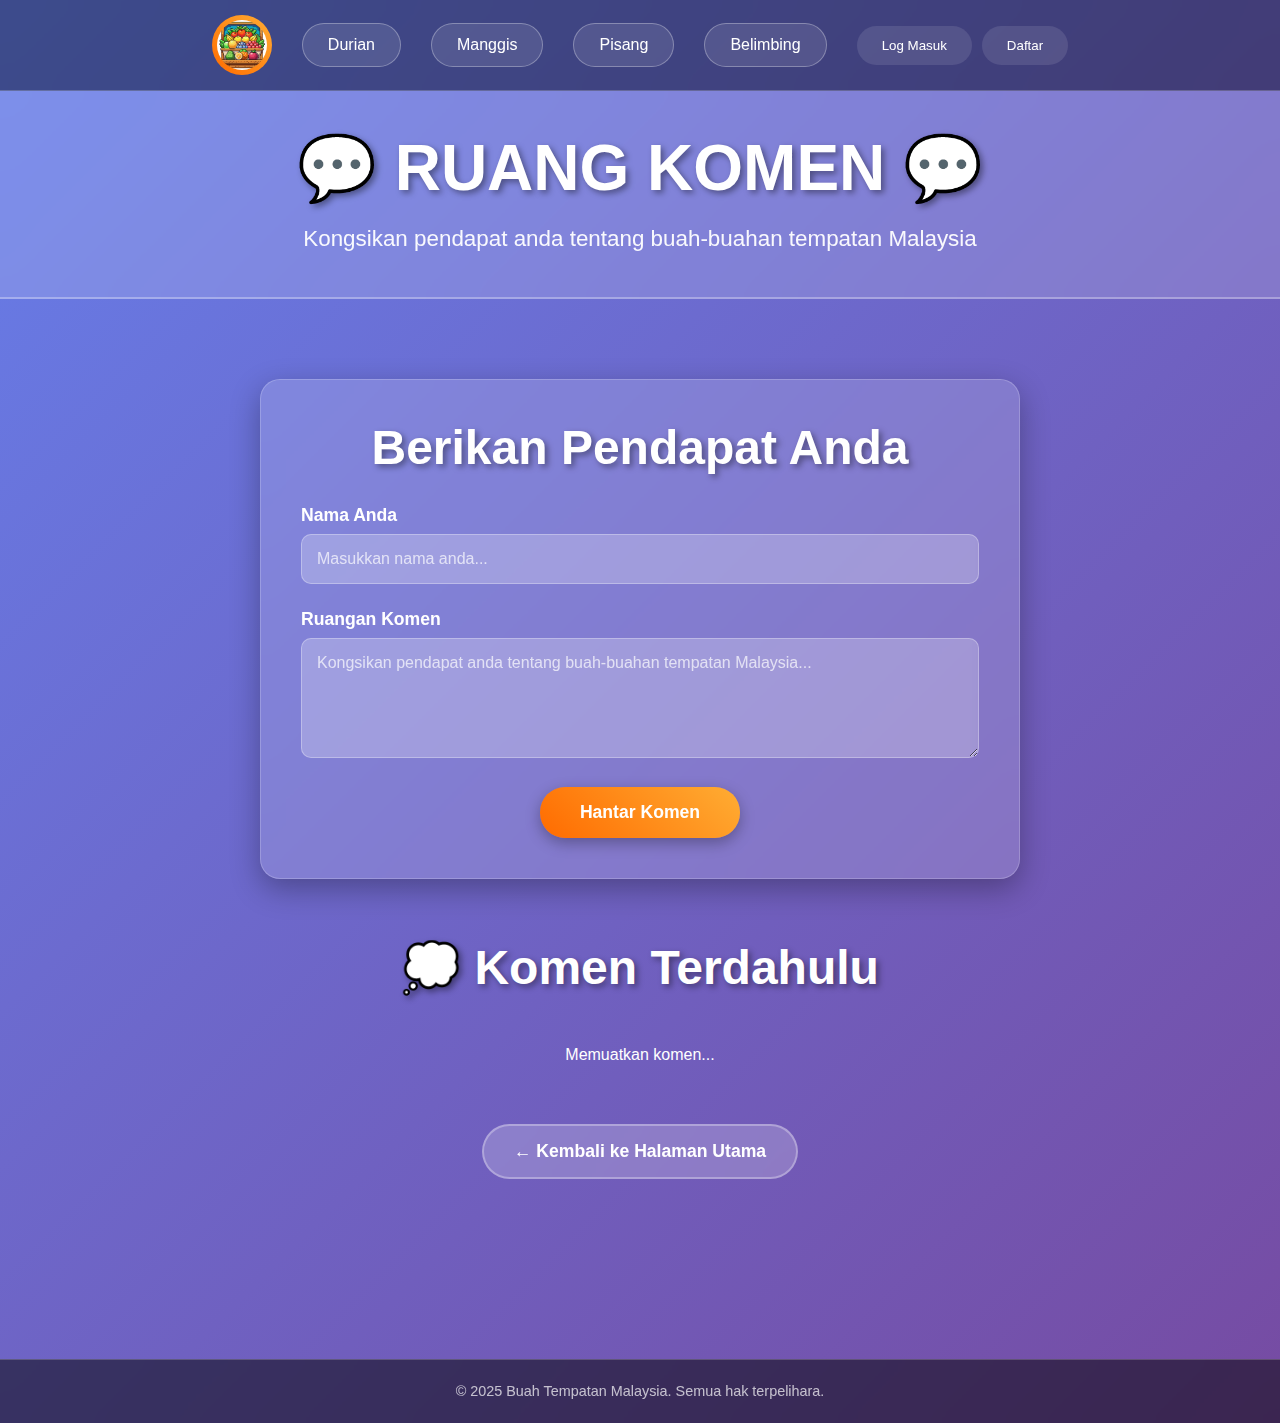
<file: pages/comment.html>
<!DOCTYPE html>
<html lang="ms">
<head>
    <meta charset="UTF-8">
    <meta name="viewport" content="width=device-width, initial-scale=1.0">
    <title>Komen & Pendapat - Buah Tempatan</title>
    <link rel="stylesheet" href="../assets/css/main.css">
    <link rel="stylesheet" href="../assets/css/pages.css">
</head>
<body>
    <!-- Navigation Menu -->
    <nav>
        <div class="nav-container">
            <a href="../index.html" class="nav-logo">
                <img src="../assets/images/logos/llogo.jpg" alt="Logo">
            </a>
            <a href="fruits/durian.html" class="nav-link">Durian</a>
            <a href="fruits/manggis.html" class="nav-link">Manggis</a>
            <a href="fruits/pisang.html" class="nav-link">Pisang</a>
            <a href="fruits/belimbing.html" class="nav-link">Belimbing</a>
            
            <!-- Authentication Section -->
            <div id="auth-section" style="display: flex; gap: 10px;">
                <button id="login-btn" class="nav-link" style="border: none; background: rgba(255, 255, 255, 0.1); cursor: pointer;">Log Masuk</button>
                <button id="signup-btn" class="nav-link" style="border: none; background: rgba(255, 255, 255, 0.1); cursor: pointer;">Daftar</button>
            </div>
            
            <div id="user-section" style="display: none; gap: 10px; align-items: center;">
                <span id="user-email" style="color: white; font-size: 0.9rem;"></span>
                <button id="logout-btn" class="nav-link" style="border: none; background: rgba(255, 107, 107, 0.8); cursor: pointer;">Log Keluar</button>
            </div>
        </div>
    </nav>

    <!-- Header Section -->
    <header>
        <div class="header-content">
            <h1>💬 RUANG KOMEN 💬</h1>
            <p>Kongsikan pendapat anda tentang buah-buahan tempatan Malaysia</p>
        </div>
    </header>

    <!-- Main Content -->
    <main>
        <div class="comment-page">
            <!-- Authentication Required Notice -->
            <div id="auth-notice" class="auth-notice" style="display: none;">
                <div class="notice-content">
                    <h3>🔐 Log Masuk Diperlukan</h3>
                    <p>Sila log masuk atau daftar akaun untuk menghantar komen.</p>
                    <div class="notice-buttons">
                        <button onclick="openLoginModal()" class="btn btn-primary">Log Masuk</button>
                        <button onclick="openSignupModal()" class="btn btn-secondary">Daftar Akaun</button>
                    </div>
                </div>
            </div>

            <!-- Comment Form -->
            <form id="comment-form" class="comment-form">
                <h2 style="text-align: center; margin-bottom: 30px; color: white;">
                    Berikan Pendapat Anda
                </h2>
                
                <div class="form-group">
                    <label for="nama">Nama Anda</label>
                    <input 
                        type="text" 
                        id="nama" 
                        name="nama" 
                        placeholder="Masukkan nama anda..."
                        required
                    >
                </div>
                
                <div class="form-group">
                    <label for="komen">Ruangan Komen</label>
                    <textarea 
                        id="komen" 
                        name="komen" 
                        placeholder="Kongsikan pendapat anda tentang buah-buahan tempatan Malaysia..."
                        required
                    ></textarea>
                </div>
                
                <button type="submit" class="submit-btn">
                    Hantar Komen
                </button>
            </form>

            <!-- Comments Display -->
            <div class="comments-section">
                <h2 style="text-align: center; margin: 40px 0 30px 0; color: white;">
                    💭 Komen Terdahulu
                </h2>
                <div id="comments-list" class="comments-list">
                    <div class="loading" style="text-align: center; color: white; padding: 20px;">
                        Memuatkan komen...
                    </div>
                </div>
            </div>

            <!-- Back to Home -->
            <div class="back-home">
                <a href="../index.html" class="back-btn">
                    <span>← Kembali ke Halaman Utama</span>
                </a>
            </div>
        </div>
    </main>

    <!-- Login Modal -->
    <div id="login-modal" class="modal" style="display: none;">
        <div class="modal-content">
            <div class="modal-header">
                <h3>🔑 Log Masuk</h3>
                <span class="close" onclick="closeLoginModal()">&times;</span>
            </div>
            <form id="login-form">
                <div class="form-group">
                    <label for="login-email">Email</label>
                    <input type="email" id="login-email" required>
                </div>
                <div class="form-group">
                    <label for="login-password">Kata Laluan</label>
                    <input type="password" id="login-password" required>
                </div>
                <button type="submit" class="btn btn-primary" style="width: 100%;">Log Masuk</button>
            </form>
            <p style="text-align: center; margin-top: 15px; color: white;">
                Belum ada akaun? <a href="#" onclick="closeLoginModal(); openSignupModal();" style="color: #4CAF50;">Daftar di sini</a>
            </p>
        </div>
    </div>

    <!-- Signup Modal -->
    <div id="signup-modal" class="modal" style="display: none;">
        <div class="modal-content">
            <div class="modal-header">
                <h3>📝 Daftar Akaun</h3>
                <span class="close" onclick="closeSignupModal()">&times;</span>
            </div>
            <form id="signup-form">
                <div class="form-group">
                    <label for="signup-name">Nama</label>
                    <input type="text" id="signup-name" required>
                </div>
                <div class="form-group">
                    <label for="signup-email">Email</label>
                    <input type="email" id="signup-email" required>
                </div>
                <div class="form-group">
                    <label for="signup-password">Kata Laluan</label>
                    <input type="password" id="signup-password" required minlength="6">
                </div>
                <button type="submit" class="btn btn-secondary" style="width: 100%;">Daftar Akaun</button>
            </form>
            <p style="text-align: center; margin-top: 15px; color: white;">
                Sudah ada akaun? <a href="#" onclick="closeSignupModal(); openLoginModal();" style="color: #FF6B6B;">Log masuk di sini</a>
            </p>
        </div>
    </div>

    <!-- Footer -->
    <footer>
        <div class="footer-content">
            <p>&copy; 2025 Buah Tempatan Malaysia. Semua hak terpelihara.</p>
        </div>
    </footer>

    <!-- Load Supabase Client -->
    <script type="module" src="../assets/js/supabase.js"></script>
    
    <!-- Comment Page JavaScript -->
    <script type="module">
        // Wait for Supabase to load
        window.addEventListener('load', async () => {
            await new Promise(resolve => {
                if (window.authFunctions) {
                    resolve();
                } else {
                    const checkAuth = setInterval(() => {
                        if (window.authFunctions) {
                            clearInterval(checkAuth);
                            resolve();
                        }
                    }, 100);
                }
            });

            initializeCommentPage();
        });

        async function initializeCommentPage() {
            // Check authentication status
            const user = await window.authFunctions.checkAuth();
            updatePageForUser(user);
            
            // Load existing comments
            loadComments();

            // Set up event listeners
            setupEventListeners();
        }

        function updatePageForUser(user) {
            const authNotice = document.getElementById('auth-notice');
            const commentForm = document.getElementById('comment-form');

            if (user) {
                authNotice.style.display = 'none';
                commentForm.style.display = 'block';
            } else {
                authNotice.style.display = 'block';
                commentForm.style.display = 'none';
            }
        }

        function setupEventListeners() {
            // Comment form submission
            document.getElementById('comment-form').addEventListener('submit', async (e) => {
                e.preventDefault();
                
                const nama = document.getElementById('nama').value;
                const komen = document.getElementById('komen').value;

                const result = await window.authFunctions.submitComment(nama, komen);
                
                if (result.success) {
                    document.getElementById('comment-form').reset();
                    loadComments(); // Refresh comments
                }
            });

            // Login form submission
            document.getElementById('login-form').addEventListener('submit', async (e) => {
                e.preventDefault();
                
                const email = document.getElementById('login-email').value;
                const password = document.getElementById('login-password').value;

                const result = await window.authFunctions.signIn(email, password);
                
                if (result.success) {
                    closeLoginModal();
                    updatePageForUser(result.data.user);
                    document.getElementById('login-form').reset();
                }
            });

            // Signup form submission
            document.getElementById('signup-form').addEventListener('submit', async (e) => {
                e.preventDefault();
                
                const name = document.getElementById('signup-name').value;
                const email = document.getElementById('signup-email').value;
                const password = document.getElementById('signup-password').value;

                const result = await window.authFunctions.signUp(email, password, name);
                
                if (result.success) {
                    closeSignupModal();
                    document.getElementById('signup-form').reset();
                }
            });

            // Logout button
            document.getElementById('logout-btn').addEventListener('click', async () => {
                const result = await window.authFunctions.signOut();
                if (result.success) {
                    updatePageForUser(null);
                }
            });

            // Modal buttons
            document.getElementById('login-btn').addEventListener('click', openLoginModal);
            document.getElementById('signup-btn').addEventListener('click', openSignupModal);
        }

        async function loadComments() {
            const commentsList = document.getElementById('comments-list');
            commentsList.innerHTML = '<div class="loading" style="text-align: center; color: white; padding: 20px;">Memuatkan komen...</div>';

            const result = await window.authFunctions.getComments();
            
            if (result.success && result.data.length > 0) {
                commentsList.innerHTML = result.data.map(comment => `
                    <div class="comment-item">
                        <div class="comment-header">
                            <strong>${comment.nama}</strong>
                            <span class="comment-date">${new Date(comment.created_at).toLocaleDateString('ms-MY')}</span>
                        </div>
                        <div class="comment-content">
                            ${comment.komen}
                        </div>
                    </div>
                `).join('');
            } else {
                commentsList.innerHTML = '<div style="text-align: center; color: white; padding: 20px;">Tiada komen lagi. Jadilah yang pertama!</div>';
            }
        }

        // Modal functions
        window.openLoginModal = () => {
            document.getElementById('login-modal').style.display = 'flex';
        };

        window.closeLoginModal = () => {
            document.getElementById('login-modal').style.display = 'none';
        };

        window.openSignupModal = () => {
            document.getElementById('signup-modal').style.display = 'flex';
        };

        window.closeSignupModal = () => {
            document.getElementById('signup-modal').style.display = 'none';
        };
    </script>
</body>
</html>
</file>
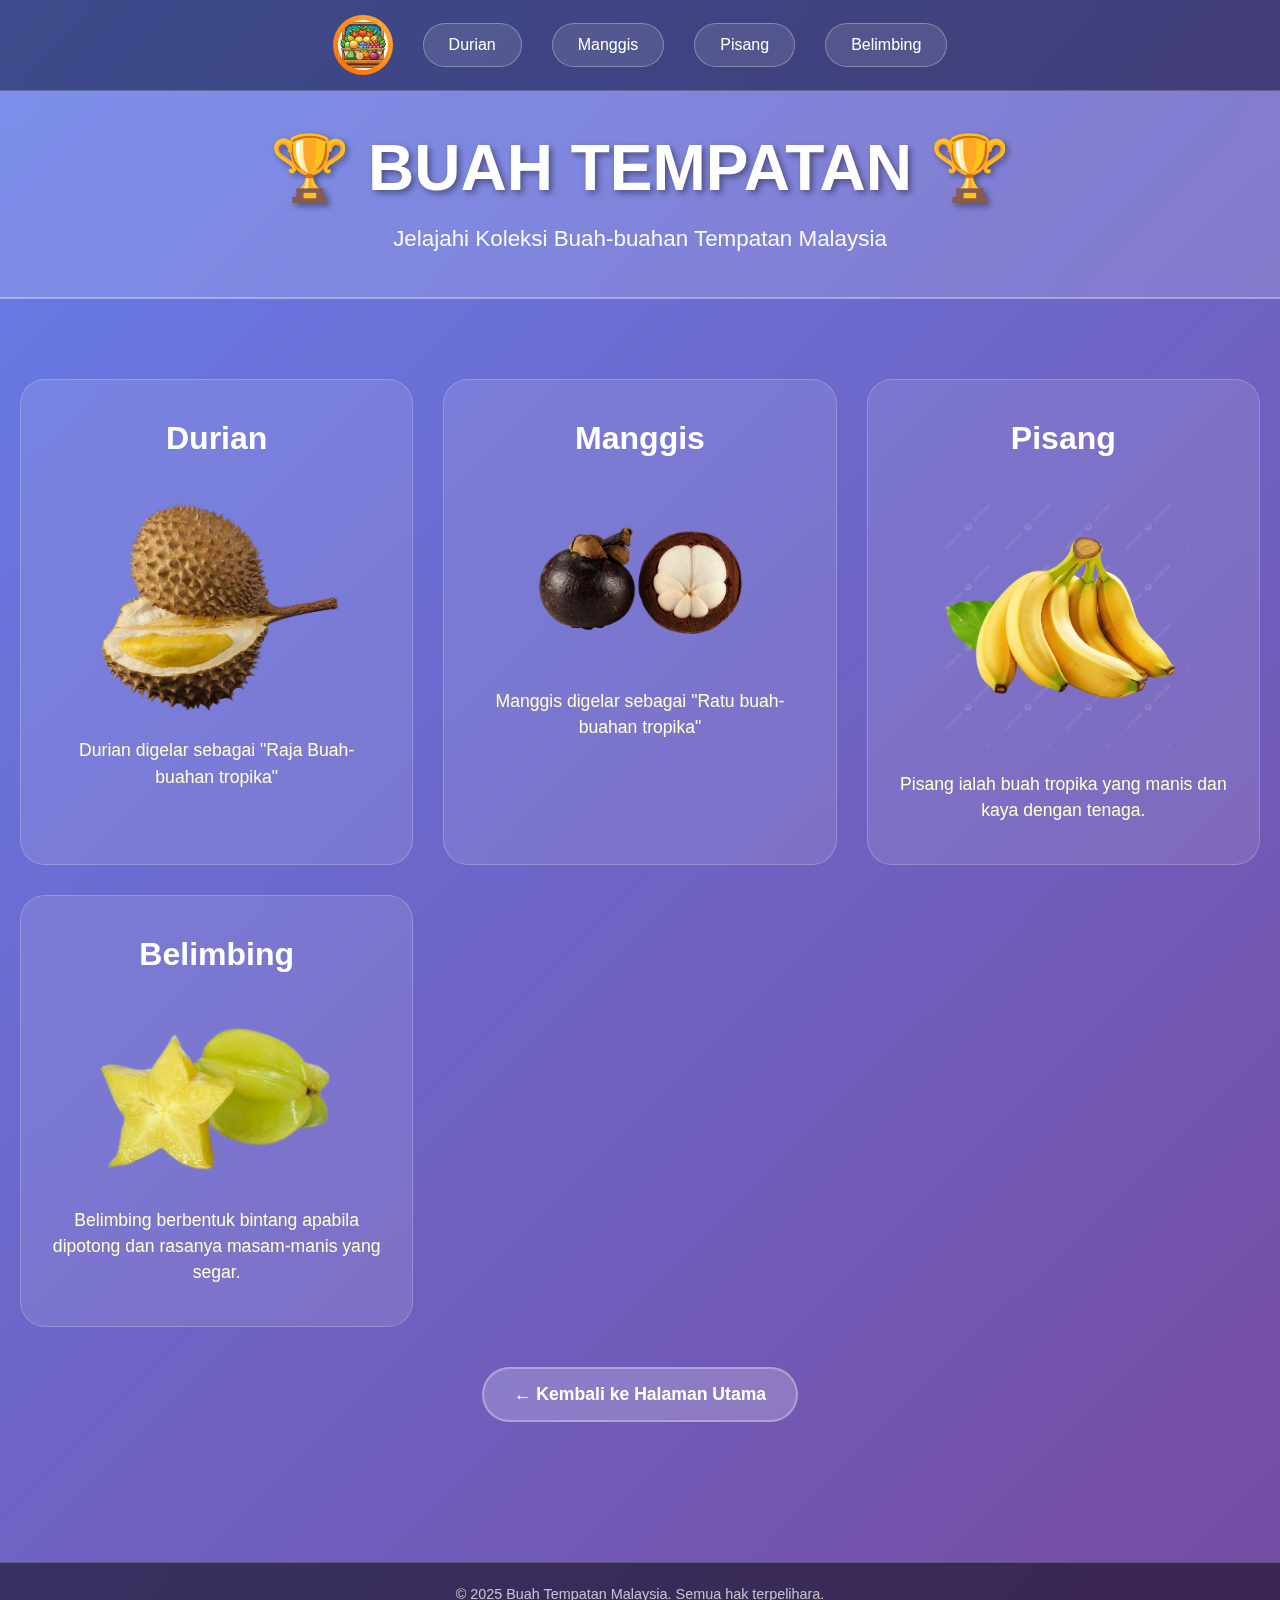
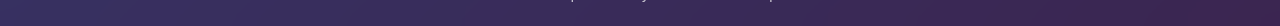
<file: pages/main.html>
<!DOCTYPE html>
<html lang="ms">
<head>
    <meta charset="UTF-8">
    <meta name="viewport" content="width=device-width, initial-scale=1.0">
    <title>Jelajahi Buah-buahan Tempatan</title>
    <link rel="stylesheet" href="../assets/css/main.css">
    <link rel="stylesheet" href="../assets/css/pages.css">
</head>
<body>
    <!-- Navigation Menu at Top -->
    <nav>
        <div class="nav-container">
            <a href="../index.html" class="nav-logo">
                <img src="../assets/images/logos/llogo.jpg" alt="Logo">
            </a>
            <a href="fruits/durian.html" class="nav-link">Durian</a>
            <a href="fruits/manggis.html" class="nav-link">Manggis</a>
            <a href="fruits/pisang.html" class="nav-link">Pisang</a>
            <a href="fruits/belimbing.html" class="nav-link">Belimbing</a>
        </div>
    </nav>

    <!-- Header Section -->
    <header>
        <div class="header-content">
            <h1>🏆 BUAH TEMPATAN 🏆</h1>
            <p>Jelajahi Koleksi Buah-buahan Tempatan Malaysia</p>
        </div>
    </header>

    <!-- Main Content -->
    <main>
        <div class="grid">
            <!-- Durian Card -->
            <div class="card" onclick="window.location.href='fruits/durian.html'" style="cursor: pointer;">
                <h3>Durian</h3>
                <img src="../assets/images/fruits/durian-removebg-preview.png" alt="Durian">
                <p class="cream">Durian digelar sebagai "Raja Buah-buahan tropika"</p>
            </div>

            <!-- Manggis Card -->
            <div class="card" onclick="window.location.href='fruits/manggis.html'" style="cursor: pointer;">
                <h3>Manggis</h3>
                <img src="../assets/images/fruits/manggis-removebg-preview.png" alt="Manggis">
                <p class="cream">Manggis digelar sebagai "Ratu buah-buahan tropika"</p>
            </div>

            <!-- Pisang Card -->
            <div class="card" onclick="window.location.href='fruits/pisang.html'" style="cursor: pointer;">
                <h3>Pisang</h3>
                <img src="../assets/images/fruits/pisang.png" alt="Pisang">
                <p class="cream">Pisang ialah buah tropika yang manis dan kaya dengan tenaga.</p>
            </div>

            <!-- Belimbing Card -->
            <div class="card" onclick="window.location.href='fruits/belimbing.html'" style="cursor: pointer;">
                <h3>Belimbing</h3>
                <img src="../assets/images/fruits/belimbing-removebg-preview.png" alt="Belimbing">
                <p class="cream">Belimbing berbentuk bintang apabila dipotong dan rasanya masam-manis yang segar.</p>
            </div>
        </div>

        <!-- Back to Home -->
        <div class="back-home">
            <a href="../index.html" class="back-btn">
                <span>← Kembali ke Halaman Utama</span>
            </a>
        </div>
    </main>

    <!-- Footer -->
    <footer>
        <div class="footer-content">
            <p>&copy; 2025 Buah Tempatan Malaysia. Semua hak terpelihara.</p>
        </div>
    </footer>
</body>
</html>
</file>
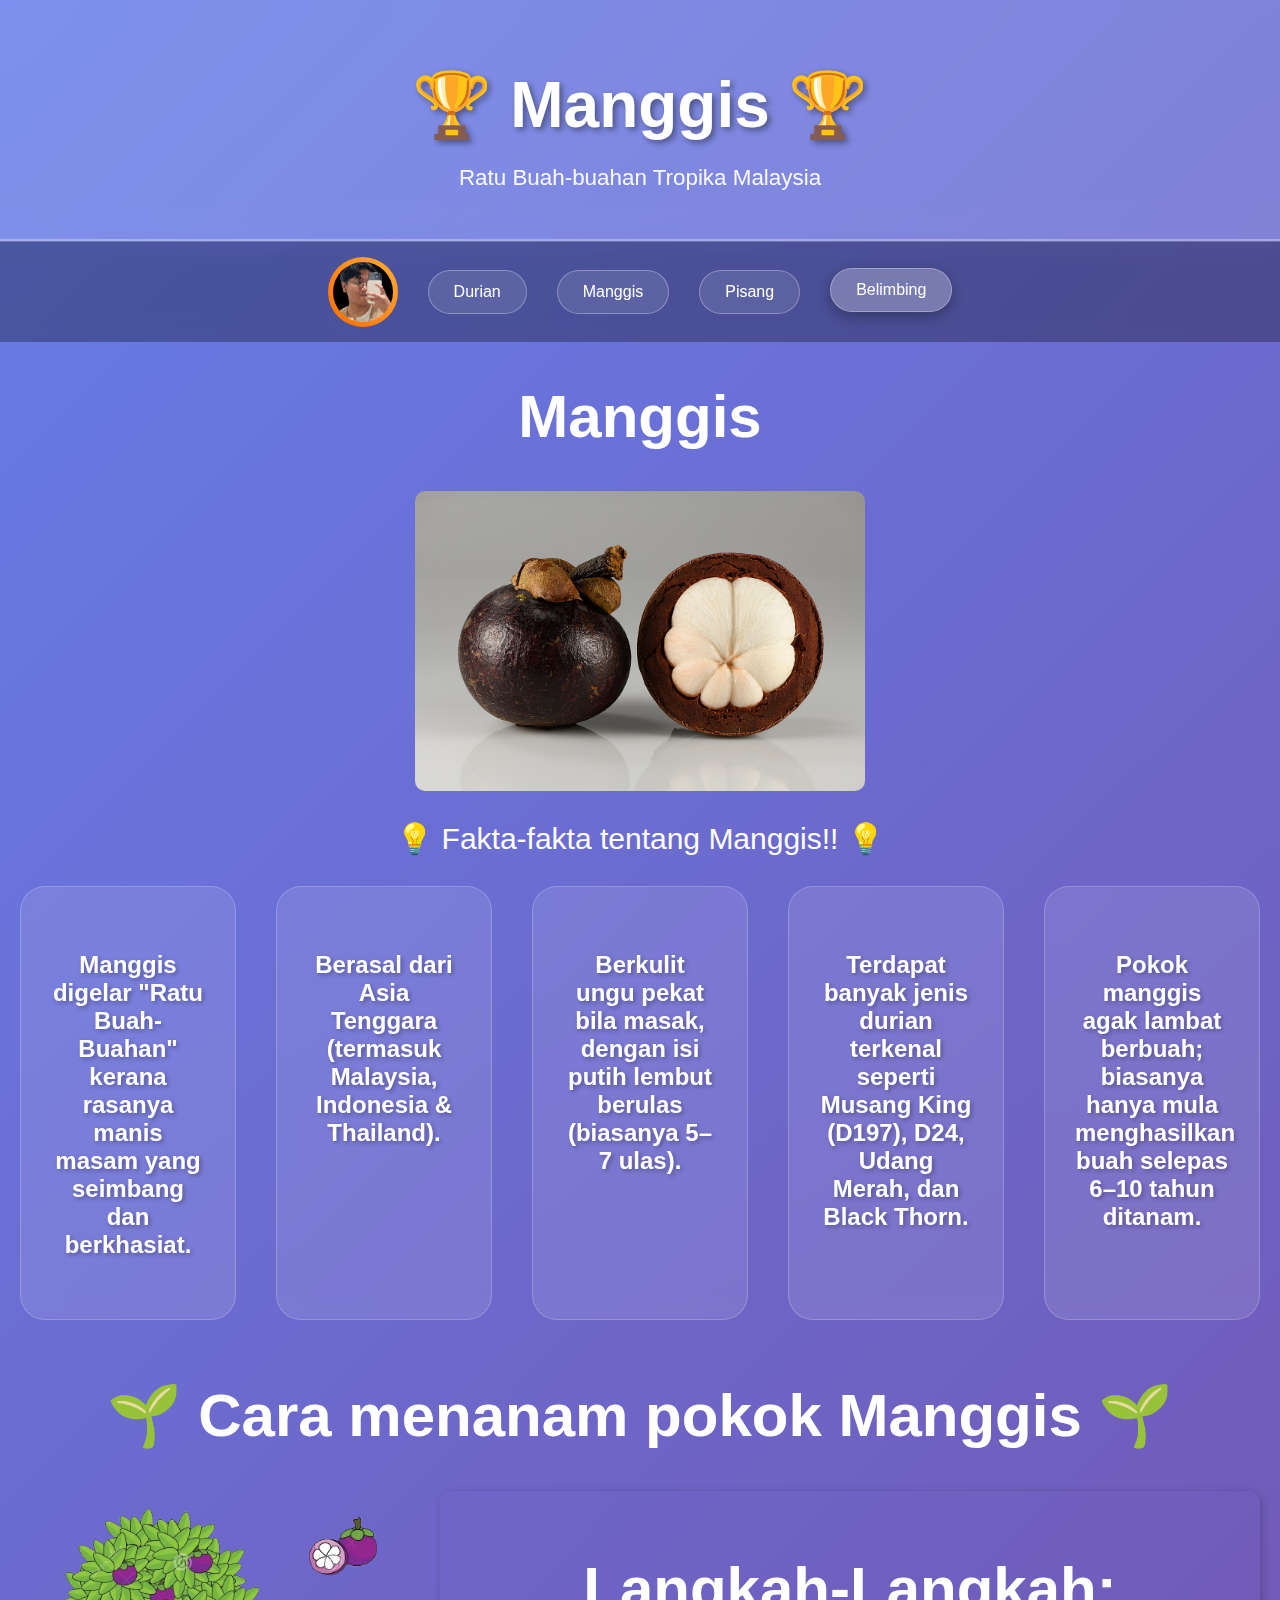
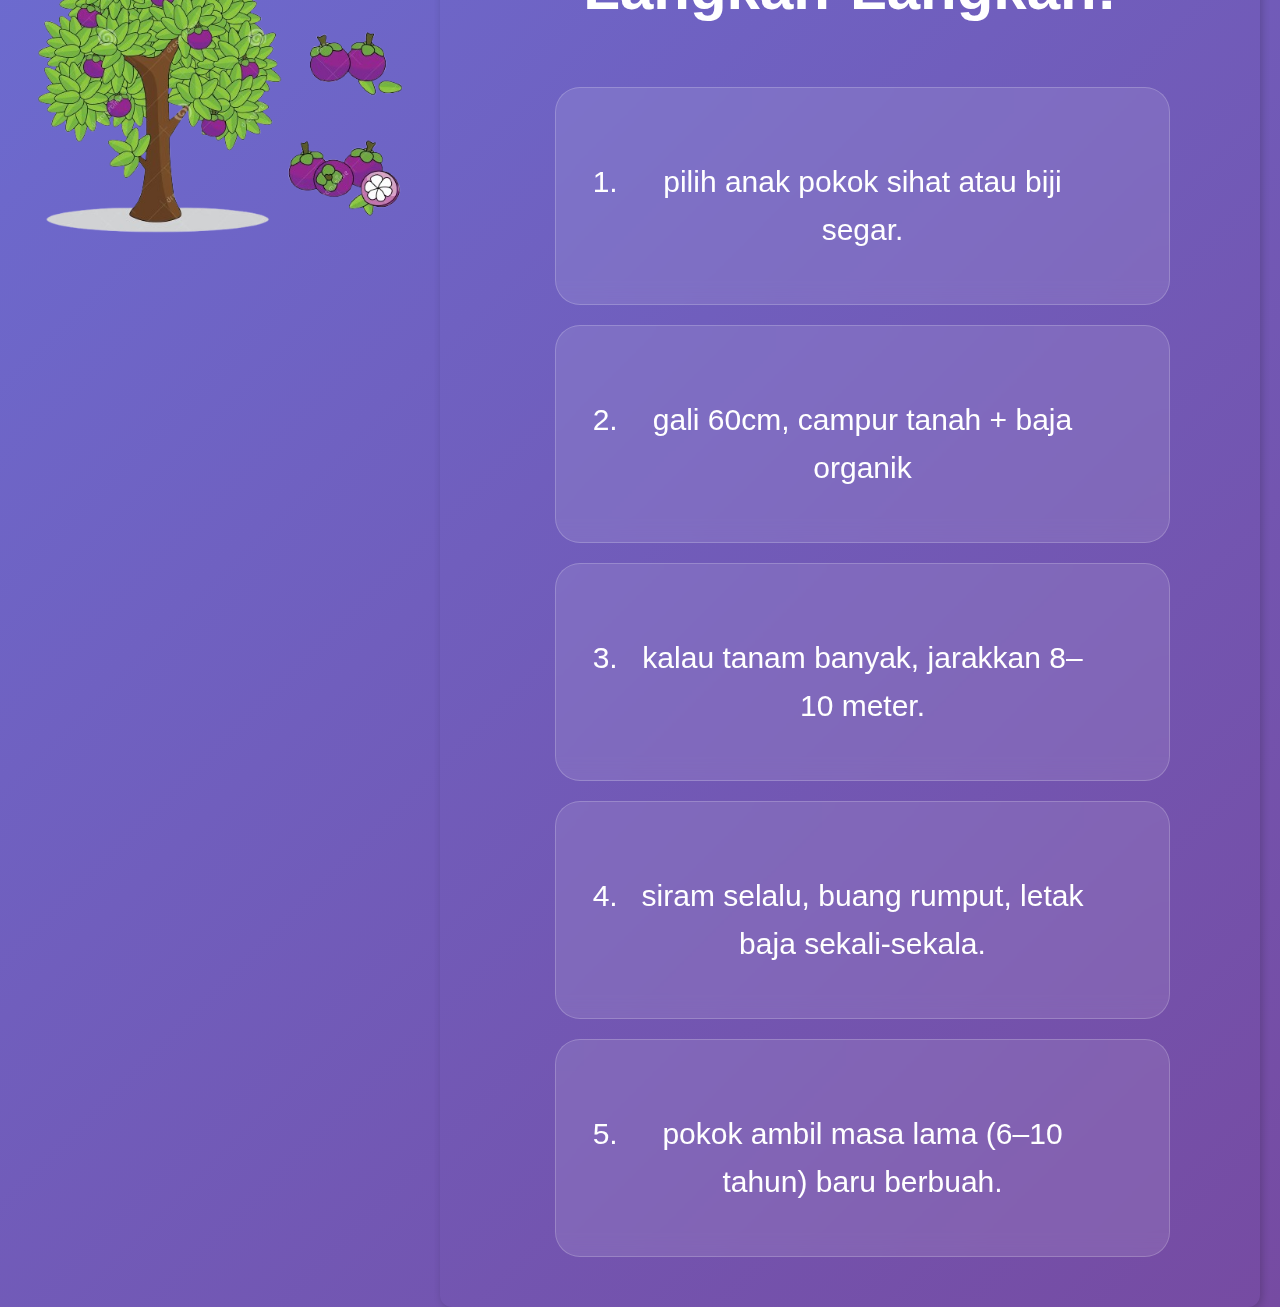
<file: redirects/belimbing.html>
<html>
    <head>
        <title>Manggis</title>
        <meta charset="UTF-8">
        <meta name="viewport" content="width=device-width, initial-scale=1.0">
        <link rel="stylesheet" href="manggis.css">
    </head>
    <body>
                    <!-- Header Section -->
    <header>
        <div class="header-content">
            <h1>🏆 Manggis 🏆</h1>
            <p>Ratu Buah-buahan Tropika Malaysia</p>
        </div>
    </header>
    <!-- Navigation Menu -->
    <nav>
        <div class="nav-container">
            <a href="/index.html" class="nav-logo">
                <img src="llogo.jpg" alt="Logo">
            </a>
            <a href="durian.html" class="nav-link">Durian</a>
            <a href="manggis.html" class="nav-link">Manggis</a>
            <a href="pisang.html" class="nav-link">Pisang</a>
            <a href="belimbing.html" class="nav-link active">Belimbing</a>
        </div>
    </nav>
        <main>
            <div class="gap">
        <h1>Manggis</h1>
        <img src="manggis.jpg">
        <p>💡 Fakta-fakta tentang Manggis!! 💡</p>
        <div class="gap">
        <div class="grid">
            <div class="card">
                <p>Manggis digelar "Ratu Buah-Buahan" kerana rasanya manis masam yang seimbang dan berkhasiat.</p>
            </div>
            <div class="card">
                <p>Berasal dari Asia Tenggara (termasuk Malaysia, Indonesia & Thailand).</p>
            </div>
            <div class="card">
                <p>Berkulit ungu pekat bila masak, dengan isi putih lembut berulas (biasanya 5–7 ulas).</p>
            </div>
            <div class="card">
                <p>Terdapat banyak jenis durian terkenal seperti Musang King (D197), D24, Udang Merah, dan Black Thorn.</p>
            </div>
            <div class="card">
                <p>Pokok manggis agak lambat berbuah; biasanya hanya mula menghasilkan buah selepas 6–10 tahun ditanam.</p>
            </div>
        </div>
        </div>
        </div>
        <h1>🌱 Cara menanam pokok Manggis 🌱</h1>
            <div class="container">
                <img class="big" src="pokokmanggis.png">
                <div class="steps">
                <h2>Langkah-Langkah: </h2>
                    <ol>
                        <div class="carrd">
                            <li>pilih anak pokok sihat atau biji segar.</li>
                        </div>
                        <div class="carrd">
                            <li>gali 60cm, campur tanah + baja organik</li>
                        </div>
                        <div class="carrd">
                            <li>kalau tanam banyak, jarakkan 8–10 meter.</li>
                        </div>
                        <div class="carrd">
                            <li>siram selalu, buang rumput, letak baja sekali-sekala.</li>
                        </div>
                        <div class="carrd">
                            <li>pokok ambil masa lama (6–10 tahun) baru berbuah.</li>
                        </div>
                    </ol>
                </div>
            </div>
        </main>
    </body>
</html>
</file>
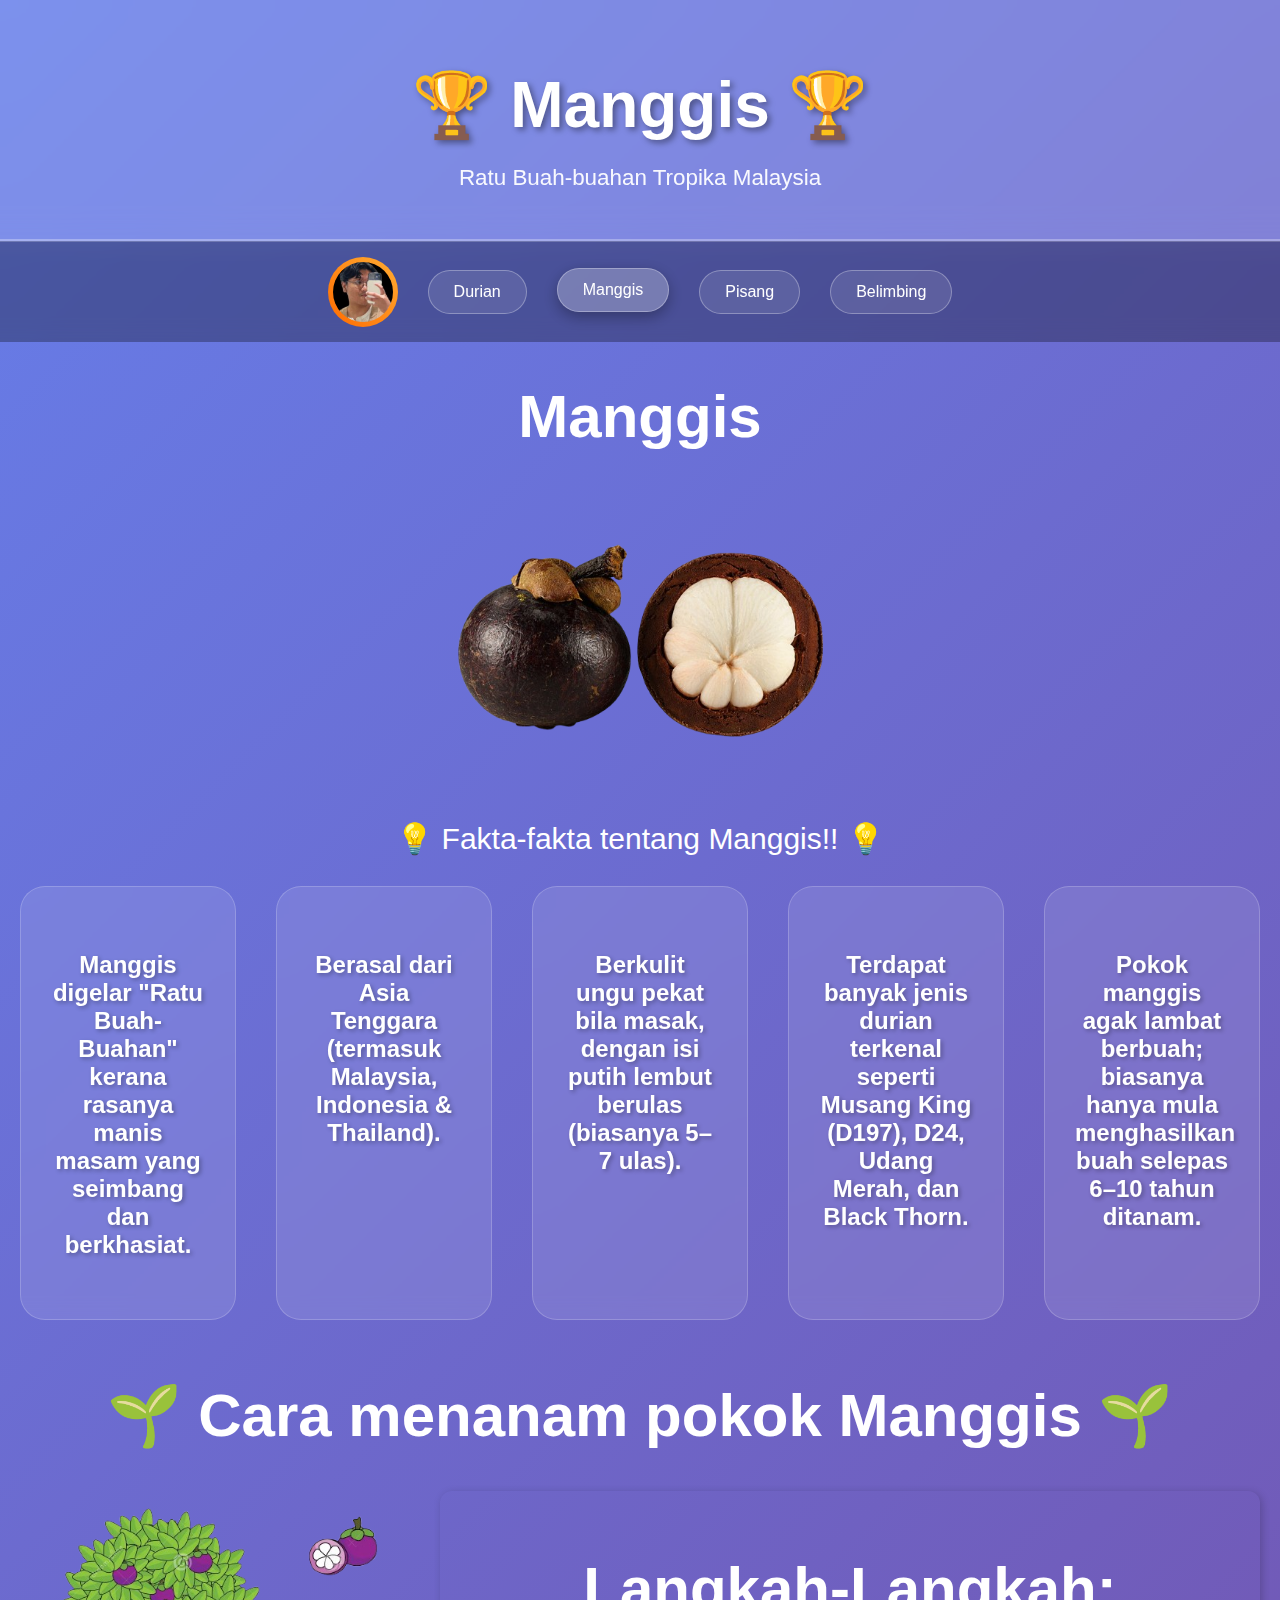
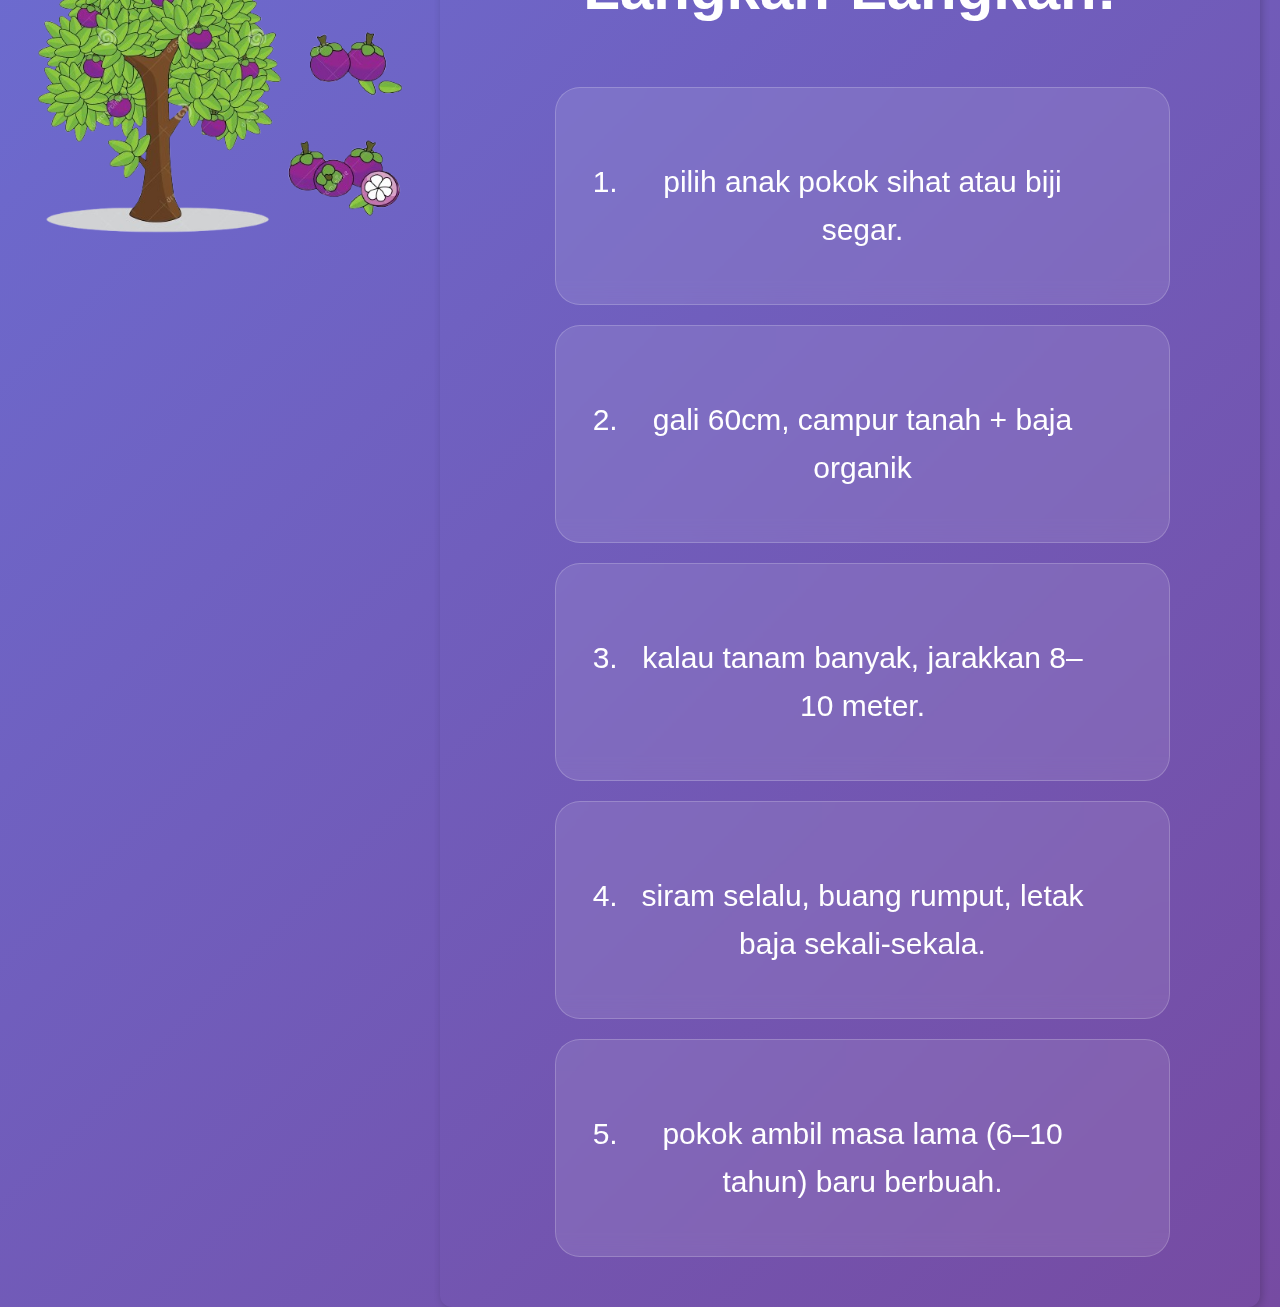
<file: redirects/manggis.html>
<html>
    <head>
        <title>Manggis</title>
        <meta charset="UTF-8">
        <meta name="viewport" content="width=device-width, initial-scale=1.0">
        <link rel="stylesheet" href="manggis.css">
    </head>
    <body>
                    <!-- Header Section -->
    <header>
        <div class="header-content">
            <h1>🏆 Manggis 🏆</h1>
            <p>Ratu Buah-buahan Tropika Malaysia</p>
        </div>
    </header>
    <!-- Navigation Menu -->
    <nav>
        <div class="nav-container">
            <a href="/index.html" class="nav-logo">
                <img src="llogo.jpg" alt="Logo">
            </a>
            <a href="durian.html" class="nav-link">Durian</a>
            <a href="manggis.html" class="nav-link active">Manggis</a>
            <a href="pisang.html" class="nav-link">Pisang</a>
            <a href="belimbing.html" class="nav-link">Belimbing</a>
        </div>
    </nav>
        <main>
            <div class="gap">
        <h1>Manggis</h1>
        <img src="/manggis-removebg-preview.png">
        <p>💡 Fakta-fakta tentang Manggis!! 💡</p>
        <div class="gap">
        <div class="grid">
            <div class="card">
                <p>Manggis digelar "Ratu Buah-Buahan" kerana rasanya manis masam yang seimbang dan berkhasiat.</p>
            </div>
            <div class="card">
                <p>Berasal dari Asia Tenggara (termasuk Malaysia, Indonesia & Thailand).</p>
            </div>
            <div class="card">
                <p>Berkulit ungu pekat bila masak, dengan isi putih lembut berulas (biasanya 5–7 ulas).</p>
            </div>
            <div class="card">
                <p>Terdapat banyak jenis durian terkenal seperti Musang King (D197), D24, Udang Merah, dan Black Thorn.</p>
            </div>
            <div class="card">
                <p>Pokok manggis agak lambat berbuah; biasanya hanya mula menghasilkan buah selepas 6–10 tahun ditanam.</p>
            </div>
        </div>
        </div>
        </div>
        <h1>🌱 Cara menanam pokok Manggis 🌱</h1>
            <div class="container">
                <img class="big" src="pokokmanggis.png">
                <div class="steps">
                <h2>Langkah-Langkah: </h2>
                    <ol>
                        <div class="carrd">
                            <li>pilih anak pokok sihat atau biji segar.</li>
                        </div>
                        <div class="carrd">
                            <li>gali 60cm, campur tanah + baja organik</li>
                        </div>
                        <div class="carrd">
                            <li>kalau tanam banyak, jarakkan 8–10 meter.</li>
                        </div>
                        <div class="carrd">
                            <li>siram selalu, buang rumput, letak baja sekali-sekala.</li>
                        </div>
                        <div class="carrd">
                            <li>pokok ambil masa lama (6–10 tahun) baru berbuah.</li>
                        </div>
                    </ol>
                </div>
            </div>
        </main>
    </body>
</html>
</file>
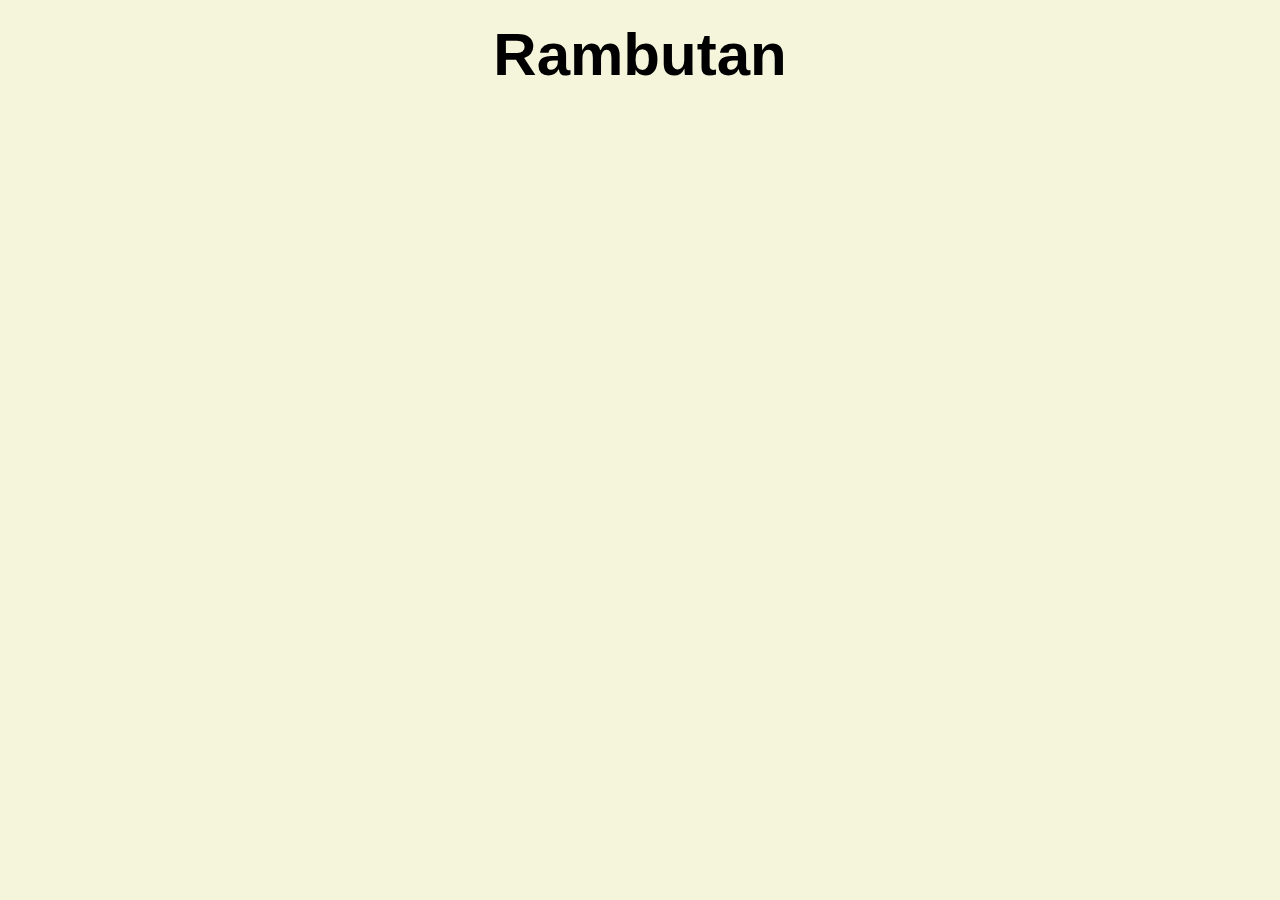
<file: redirects/pisang.html>
<html>
    <head>
        <title>Pisang </title>
        <style>
                    h1, h2 {
      font-family: Verdana, sans-serif;
      text-align: center;
      font-size: 60px;
    }
    body {
      font-family: Arial, Helvetica, sans-serif;
      background-color: beige;
      margin: 0;
      border-radius: 20px black;
      padding: 20px;
    }
    h3 {
        color: #FFFDD0;
        font-family: Verdana, sans-serif;
        text-align: center;
        font-size: 60px;
    }
    p {
        color: #FFFDD0;
        font-size: 30px;
    }
        </style>
        <body>
            <h1>Rambutan </h1>
        </body>
    </head>
</html>
</file>
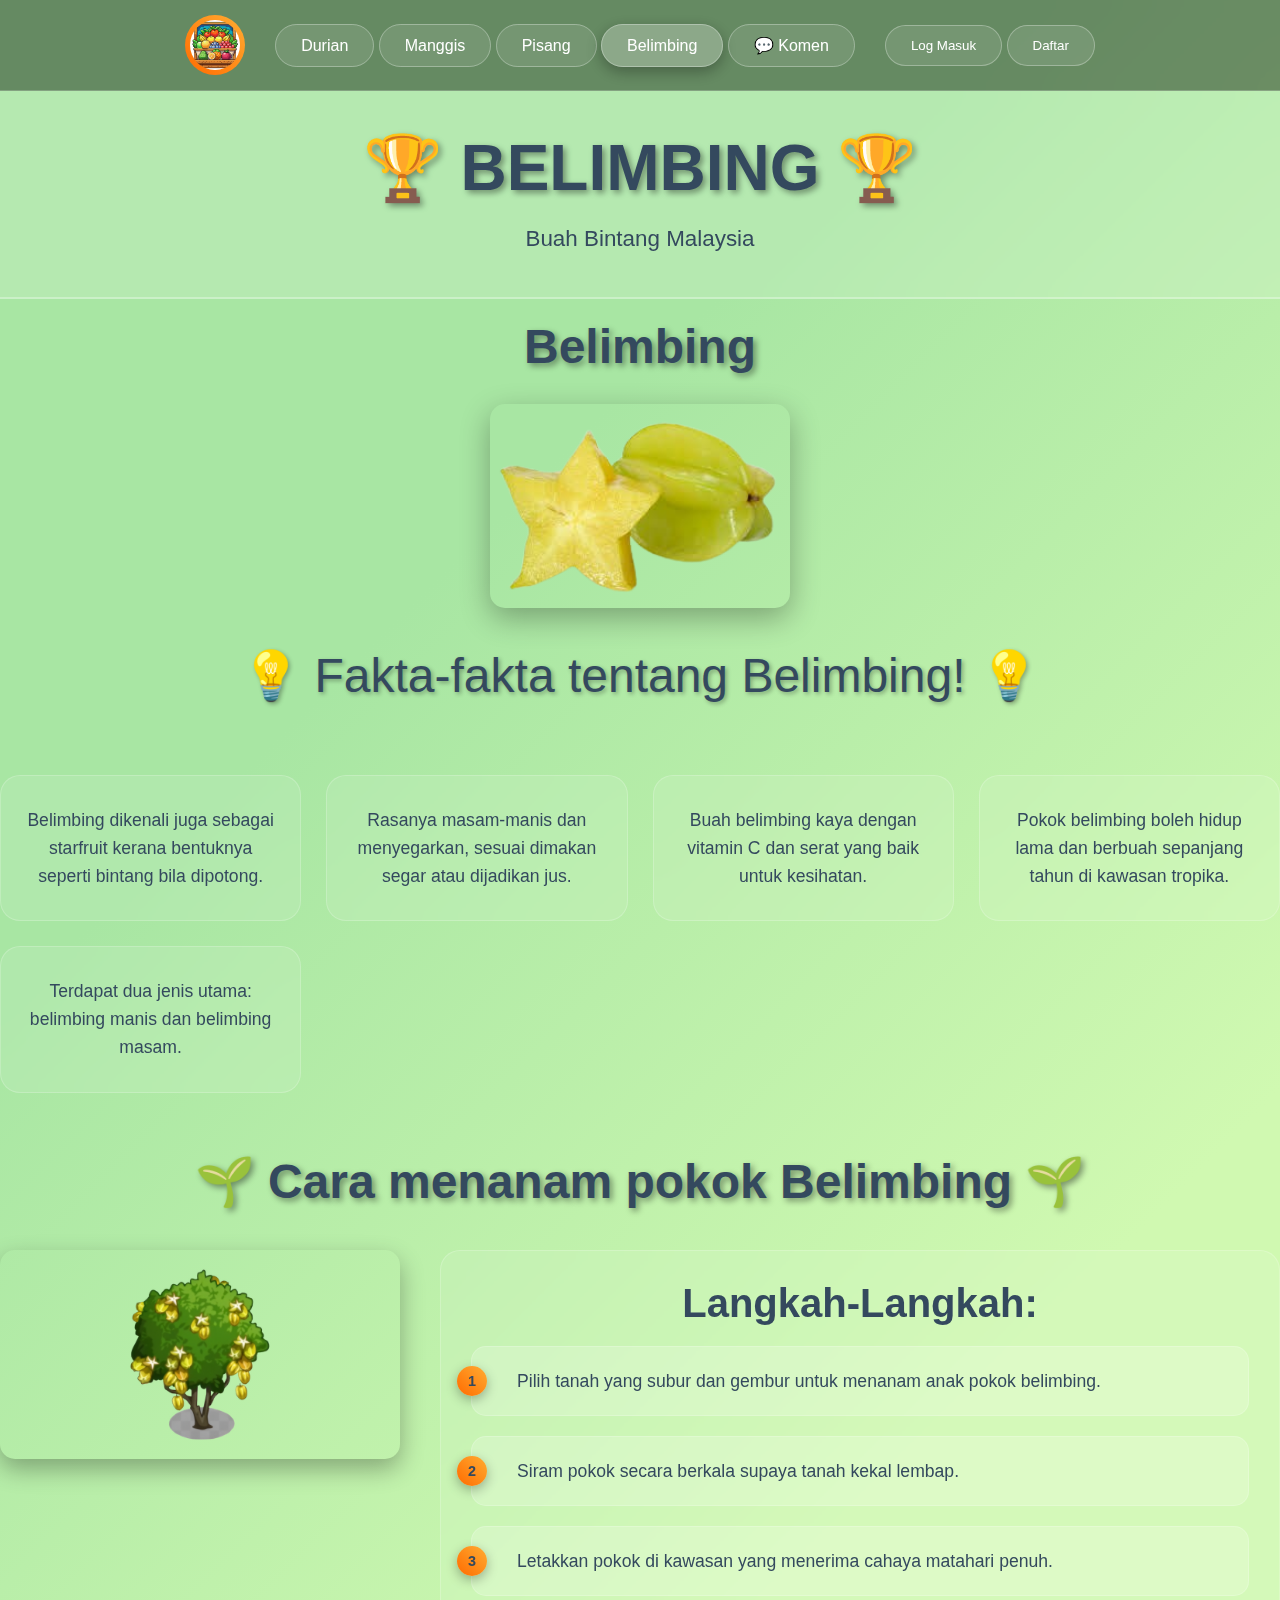
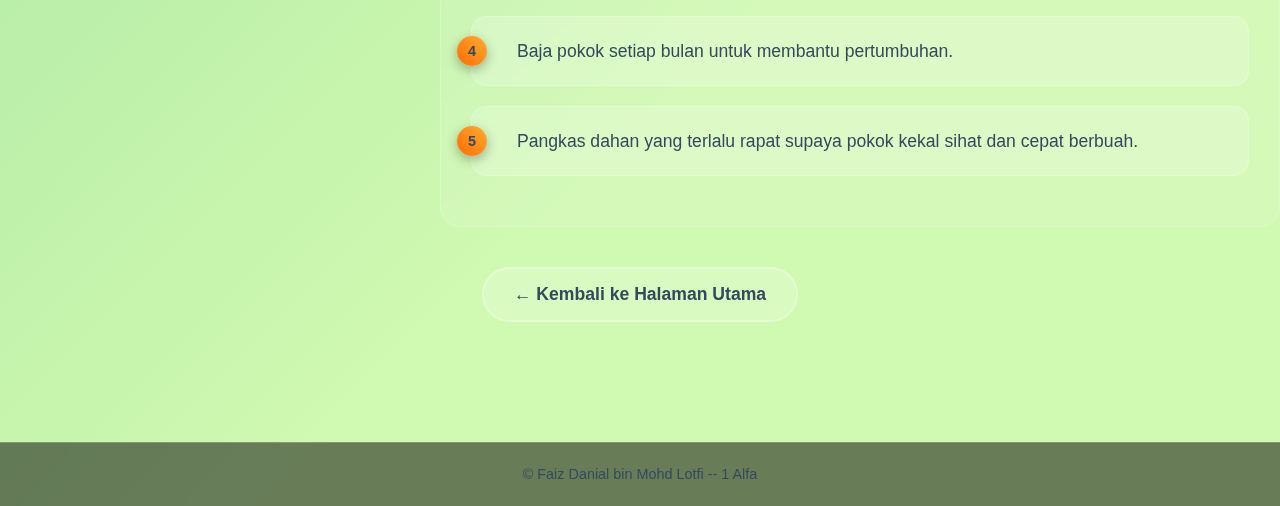
<file: pages/fruits/belimbing.html>
<!DOCTYPE html>
<html lang="ms">
<head>
    <meta charset="UTF-8">
    <meta name="viewport" content="width=device-width, initial-scale=1.0">
    <title>Belimbing - Buah Bintang</title>
    <link rel="stylesheet" href="../../assets/css/main.css">
    <link rel="stylesheet" href="../../assets/css/pages.css">
</head>
<body class="belimbing-theme">
    <!-- Standardized Navigation Menu -->
    <nav>
        <div class="nav-container">
            <a href="../../index.html" class="nav-logo">
                <img src="../../assets/images/logos/llogo.jpg" alt="Logo">
            </a>
            
            <!-- Main Navigation Links -->
            <div class="nav-links">
                <a href="durian.html" class="nav-link">Durian</a>
                <a href="manggis.html" class="nav-link">Manggis</a>
                <a href="pisang.html" class="nav-link">Pisang</a>
                <a href="belimbing.html" class="nav-link active">Belimbing</a>
                <a href="../comment.html" class="nav-link">💬 Komen</a>
            </div>
            
            <!-- Authentication Section -->
            <div id="auth-section" class="auth-buttons">
                <button id="login-btn" class="nav-link auth-btn">Log Masuk</button>
                <button id="signup-btn" class="nav-link auth-btn">Daftar</button>
            </div>
            
            <div id="user-section" class="user-info" style="display: none;">
                <span id="user-email" class="user-email"></span>
                <button id="logout-btn" class="nav-link logout-btn">Log Keluar</button>
            </div>
        </div>
    </nav>

    <!-- Header Section -->
    <header>
        <div class="header-content">
            <h1>🏆 BELIMBING 🏆</h1>
            <p>Buah Bintang Malaysia</p>
        </div>
    </header>

    <!-- Main Content -->
    <main class="fruit-detail">
        <!-- Fruit Hero Section -->
        <div class="fruit-hero">
            <h2>Belimbing</h2>
            <img src="../../assets/images/fruits/belimbing-removebg-preview.png" alt="Belimbing">
            <p class="emoji-title">💡 Fakta-fakta tentang Belimbing! 💡</p>
        </div>

        <!-- Facts Grid -->
        <div class="facts-grid">
            <div class="fact-card">
                <p>Belimbing dikenali juga sebagai starfruit kerana bentuknya seperti bintang bila dipotong.</p>
            </div>
            <div class="fact-card">
                <p>Rasanya masam-manis dan menyegarkan, sesuai dimakan segar atau dijadikan jus.</p>
            </div>
            <div class="fact-card">
                <p>Buah belimbing kaya dengan vitamin C dan serat yang baik untuk kesihatan.</p>
            </div>
            <div class="fact-card">
                <p>Pokok belimbing boleh hidup lama dan berbuah sepanjang tahun di kawasan tropika.</p>
            </div>
            <div class="fact-card">
                <p>Terdapat dua jenis utama: belimbing manis dan belimbing masam.</p>
            </div>
        </div>

        <!-- Growing Instructions -->
        <div class="growing-section">
            <h2>🌱 Cara menanam pokok Belimbing 🌱</h2>
            <div class="growing-container">
                <div class="growing-image">
                    <img src="../../assets/images/trees/pokokbelimbing.png" alt="Pokok Belimbing">
                </div>
                <div class="growing-steps">
                    <h3>Langkah-Langkah:</h3>
                    <ol>
                        <div class="step-itemB">
                            <li>Pilih tanah yang subur dan gembur untuk menanam anak pokok belimbing.</li>
                        </div>
                        <div class="step-itemB">
                            <li>Siram pokok secara berkala supaya tanah kekal lembap.</li>
                        </div>
                        <div class="step-itemB">
                            <li>Letakkan pokok di kawasan yang menerima cahaya matahari penuh.</li>
                        </div>
                        <div class="step-itemB">
                            <li>Baja pokok setiap bulan untuk membantu pertumbuhan.</li>
                        </div>
                        <div class="step-itemB">
                            <li>Pangkas dahan yang terlalu rapat supaya pokok kekal sihat dan cepat berbuah.</li>
                        </div>
                    </ol>
                </div>
            </div>
        </div>

        <!-- Back to Home -->
        <div class="back-home">
            <a href="../../index.html" class="back-btn">
                <span>← Kembali ke Halaman Utama</span>
            </a>
        </div>
    </main>

    <!-- Login Modal -->
    <div id="login-modal" class="modal" style="display: none;">
        <div class="modal-content">
            <div class="modal-header">
                <h3>🔑 Log Masuk</h3>
                <span class="close" onclick="closeLoginModal()">&times;</span>
            </div>
            <form id="login-form">
                <div class="form-group">
                    <label for="login-email">Email</label>
                    <input type="email" id="login-email" required>
                </div>
                <div class="form-group">
                    <label for="login-password">Kata Laluan</label>
                    <input type="password" id="login-password" required>
                </div>
                <button type="submit" class="btn btn-primary" style="width: 100%;">Log Masuk</button>
            </form>
            <p style="text-align: center; margin-top: 15px; color: white;">
                Belum ada akaun? <a href="#" onclick="closeLoginModal(); openSignupModal();" style="color: #4CAF50;">Daftar di sini</a>
            </p>
        </div>
    </div>

    <!-- Signup Modal -->
    <div id="signup-modal" class="modal" style="display: none;">
        <div class="modal-content">
            <div class="modal-header">
                <h3>📝 Daftar Akaun</h3>
                <span class="close" onclick="closeSignupModal()">&times;</span>
            </div>
            <form id="signup-form">
                <div class="form-group">
                    <label for="signup-name">Nama</label>
                    <input type="text" id="signup-name" required>
                </div>
                <div class="form-group">
                    <label for="signup-email">Email</label>
                    <input type="email" id="signup-email" required>
                </div>
                <div class="form-group">
                    <label for="signup-password">Kata Laluan</label>
                    <input type="password" id="signup-password" required minlength="6">
                </div>
                <button type="submit" class="btn btn-secondary" style="width: 100%;">Daftar Akaun</button>
            </form>
            <p style="text-align: center; margin-top: 15px; color: white;">
                Sudah ada akaun? <a href="#" onclick="closeSignupModal(); openLoginModal();" style="color: #FF6B6B;">Log masuk di sini</a>
            </p>
        </div>
    </div>

    <!-- Footer -->
    <footer>
        <div class="footer-content">
            <p>&copy; Faiz Danial bin Mohd Lotfi -- 1 Alfa</p>
        </div>
    </footer>

    <!-- Required Scripts -->
    <script type="module" src="../../assets/js/supabase.js"></script>
    <script type="module" src="../../assets/js/auth.js"></script>
</body>
</html>
</file>
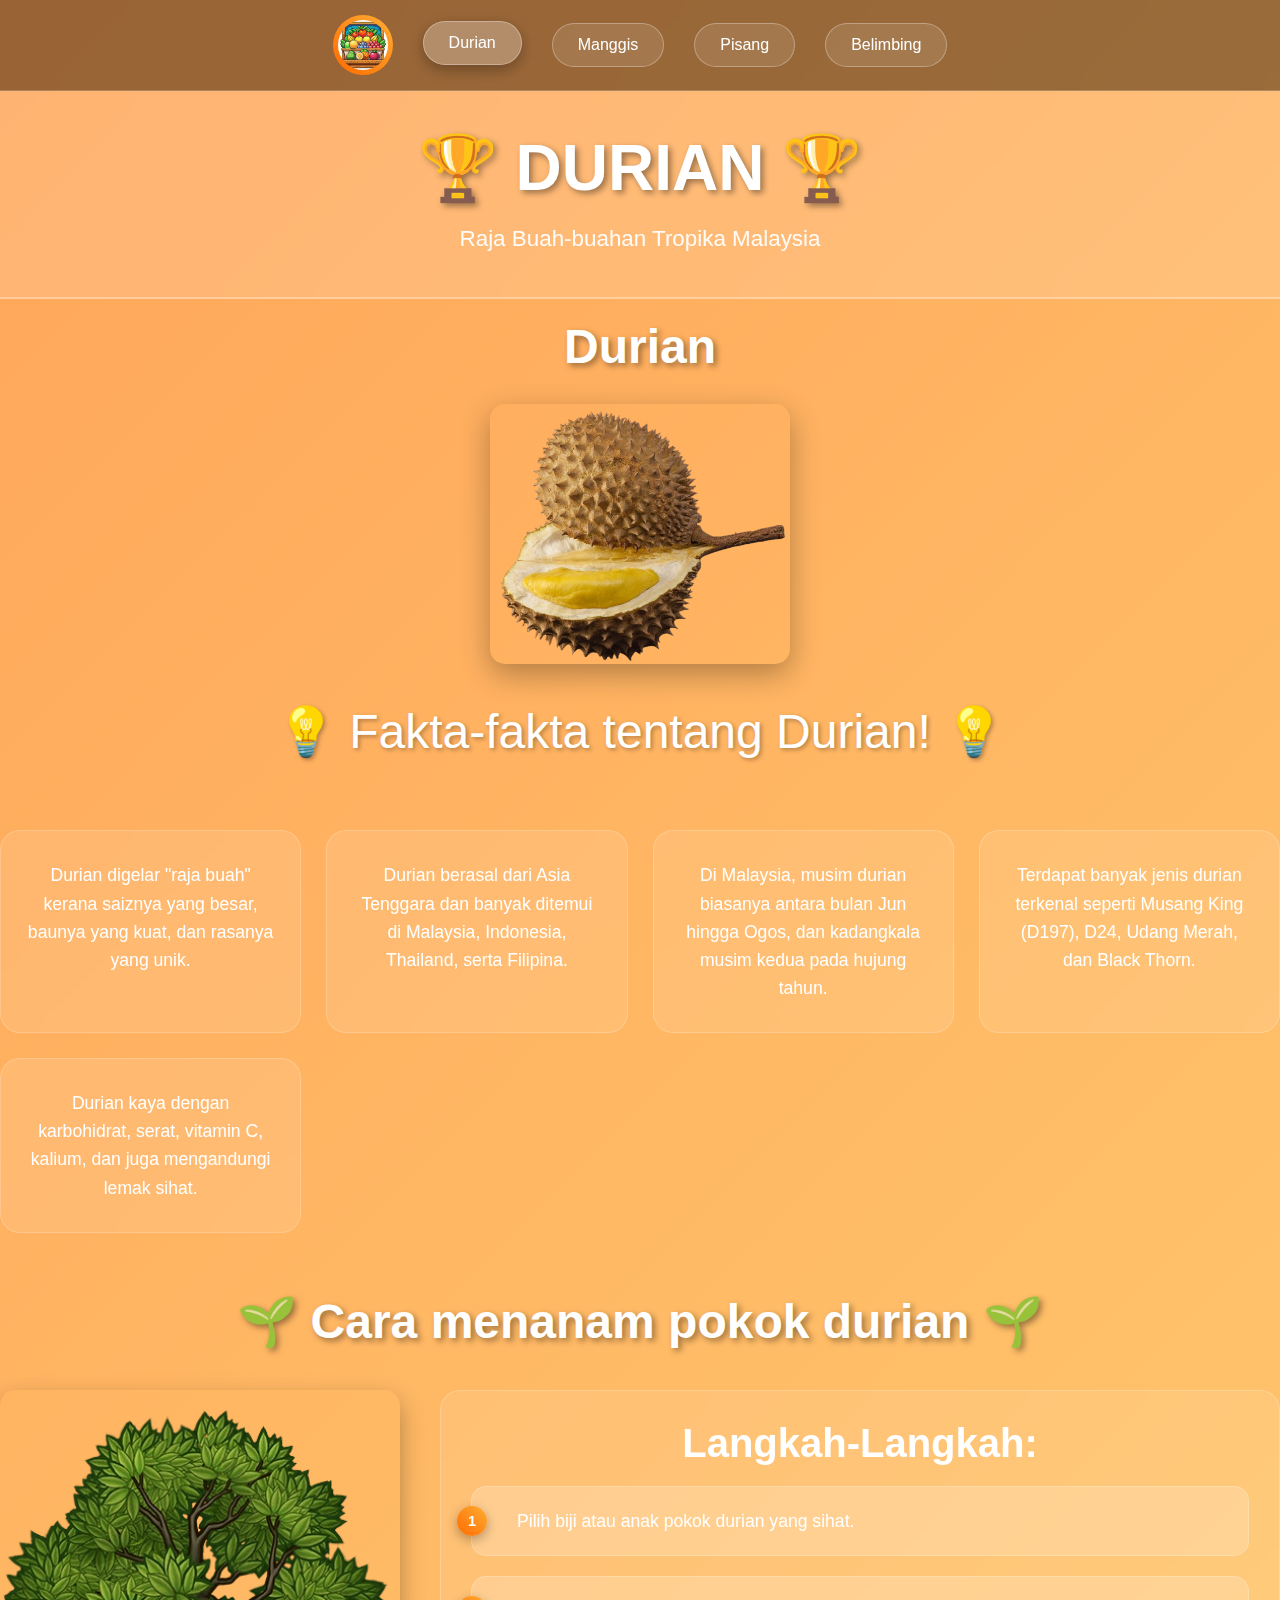
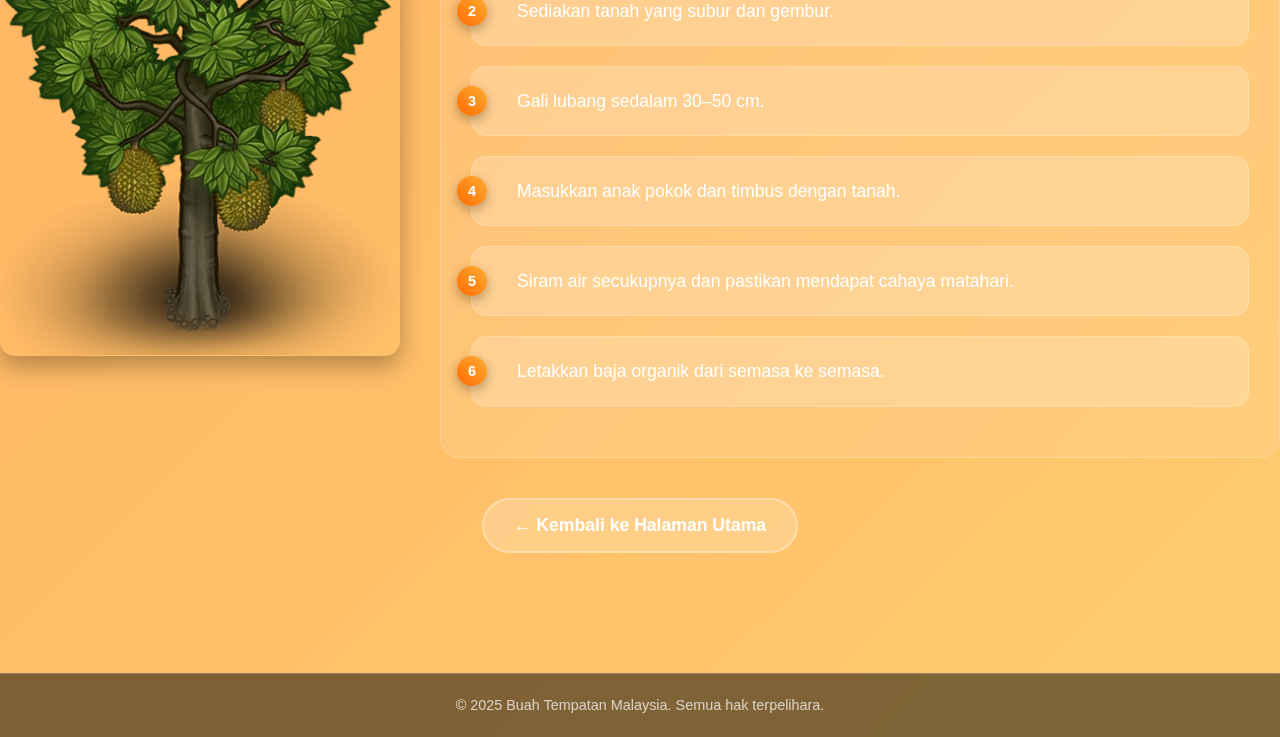
<file: pages/fruits/durian.html>
<!DOCTYPE html>
<html lang="ms">
<head>
    <meta charset="UTF-8">
    <meta name="viewport" content="width=device-width, initial-scale=1.0">
    <title>Durian - Raja Buah Tropika</title>
    <link rel="stylesheet" href="../../assets/css/main.css">
    <link rel="stylesheet" href="../../assets/css/pages.css">
</head>
<body class="durian-theme">
    <!-- Navigation Menu at Top -->
    <nav>
        <div class="nav-container">
            <a href="../../index.html" class="nav-logo">
                <img src="../../assets/images/logos/llogo.jpg" alt="Logo">
            </a>
            <a href="durian.html" class="nav-link active">Durian</a>
            <a href="manggis.html" class="nav-link">Manggis</a>
            <a href="pisang.html" class="nav-link">Pisang</a>
            <a href="belimbing.html" class="nav-link">Belimbing</a>
        </div>
    </nav>

    <!-- Header Section -->
    <header>
        <div class="header-content">
            <h1>🏆 DURIAN 🏆</h1>
            <p>Raja Buah-buahan Tropika Malaysia</p>
        </div>
    </header>

    <!-- Main Content -->
    <main class="fruit-detail">
        <!-- Fruit Hero Section -->
        <div class="fruit-hero">
            <h2>Durian</h2>
            <img src="../../assets/images/fruits/durian-removebg-preview.png" alt="Durian">
            <p class="emoji-title">💡 Fakta-fakta tentang Durian! 💡</p>
        </div>

        <!-- Facts Grid -->
        <div class="facts-grid">
            <div class="fact-card">
                <p>Durian digelar "raja buah" kerana saiznya yang besar, baunya yang kuat, dan rasanya yang unik.</p>
            </div>
            <div class="fact-card">
                <p>Durian berasal dari Asia Tenggara dan banyak ditemui di Malaysia, Indonesia, Thailand, serta Filipina.</p>
            </div>
            <div class="fact-card">
                <p>Di Malaysia, musim durian biasanya antara bulan Jun hingga Ogos, dan kadangkala musim kedua pada hujung tahun.</p>
            </div>
            <div class="fact-card">
                <p>Terdapat banyak jenis durian terkenal seperti Musang King (D197), D24, Udang Merah, dan Black Thorn.</p>
            </div>
            <div class="fact-card">
                <p>Durian kaya dengan karbohidrat, serat, vitamin C, kalium, dan juga mengandungi lemak sihat.</p>
            </div>
        </div>

        <!-- Growing Instructions -->
        <div class="growing-section">
            <h2>🌱 Cara menanam pokok durian 🌱</h2>
            <div class="growing-container">
                <div class="growing-image">
                    <img src="../../assets/images/trees/pokokdurian.webp" alt="Pokok Durian">
                </div>
                <div class="growing-steps">
                    <h3>Langkah-Langkah:</h3>
                    <ol>
                        <div class="step-item">
                            <li>Pilih biji atau anak pokok durian yang sihat.</li>
                        </div>
                        <div class="step-item">
                            <li>Sediakan tanah yang subur dan gembur.</li>
                        </div>
                        <div class="step-item">
                            <li>Gali lubang sedalam 30–50 cm.</li>
                        </div>
                        <div class="step-item">
                            <li>Masukkan anak pokok dan timbus dengan tanah.</li>
                        </div>
                        <div class="step-item">
                            <li>Siram air secukupnya dan pastikan mendapat cahaya matahari.</li>
                        </div>
                        <div class="step-item">
                            <li>Letakkan baja organik dari semasa ke semasa.</li>
                        </div>
                    </ol>
                </div>
            </div>
        </div>

        <!-- Back to Home -->
        <div class="back-home">
            <a href="../../index.html" class="back-btn">
                <span>← Kembali ke Halaman Utama</span>
            </a>
        </div>
    </main>

    <!-- Footer -->
    <footer>
        <div class="footer-content">
            <p>&copy; 2025 Buah Tempatan Malaysia. Semua hak terpelihara.</p>
        </div>
    </footer>
</body>
</html>
</file>
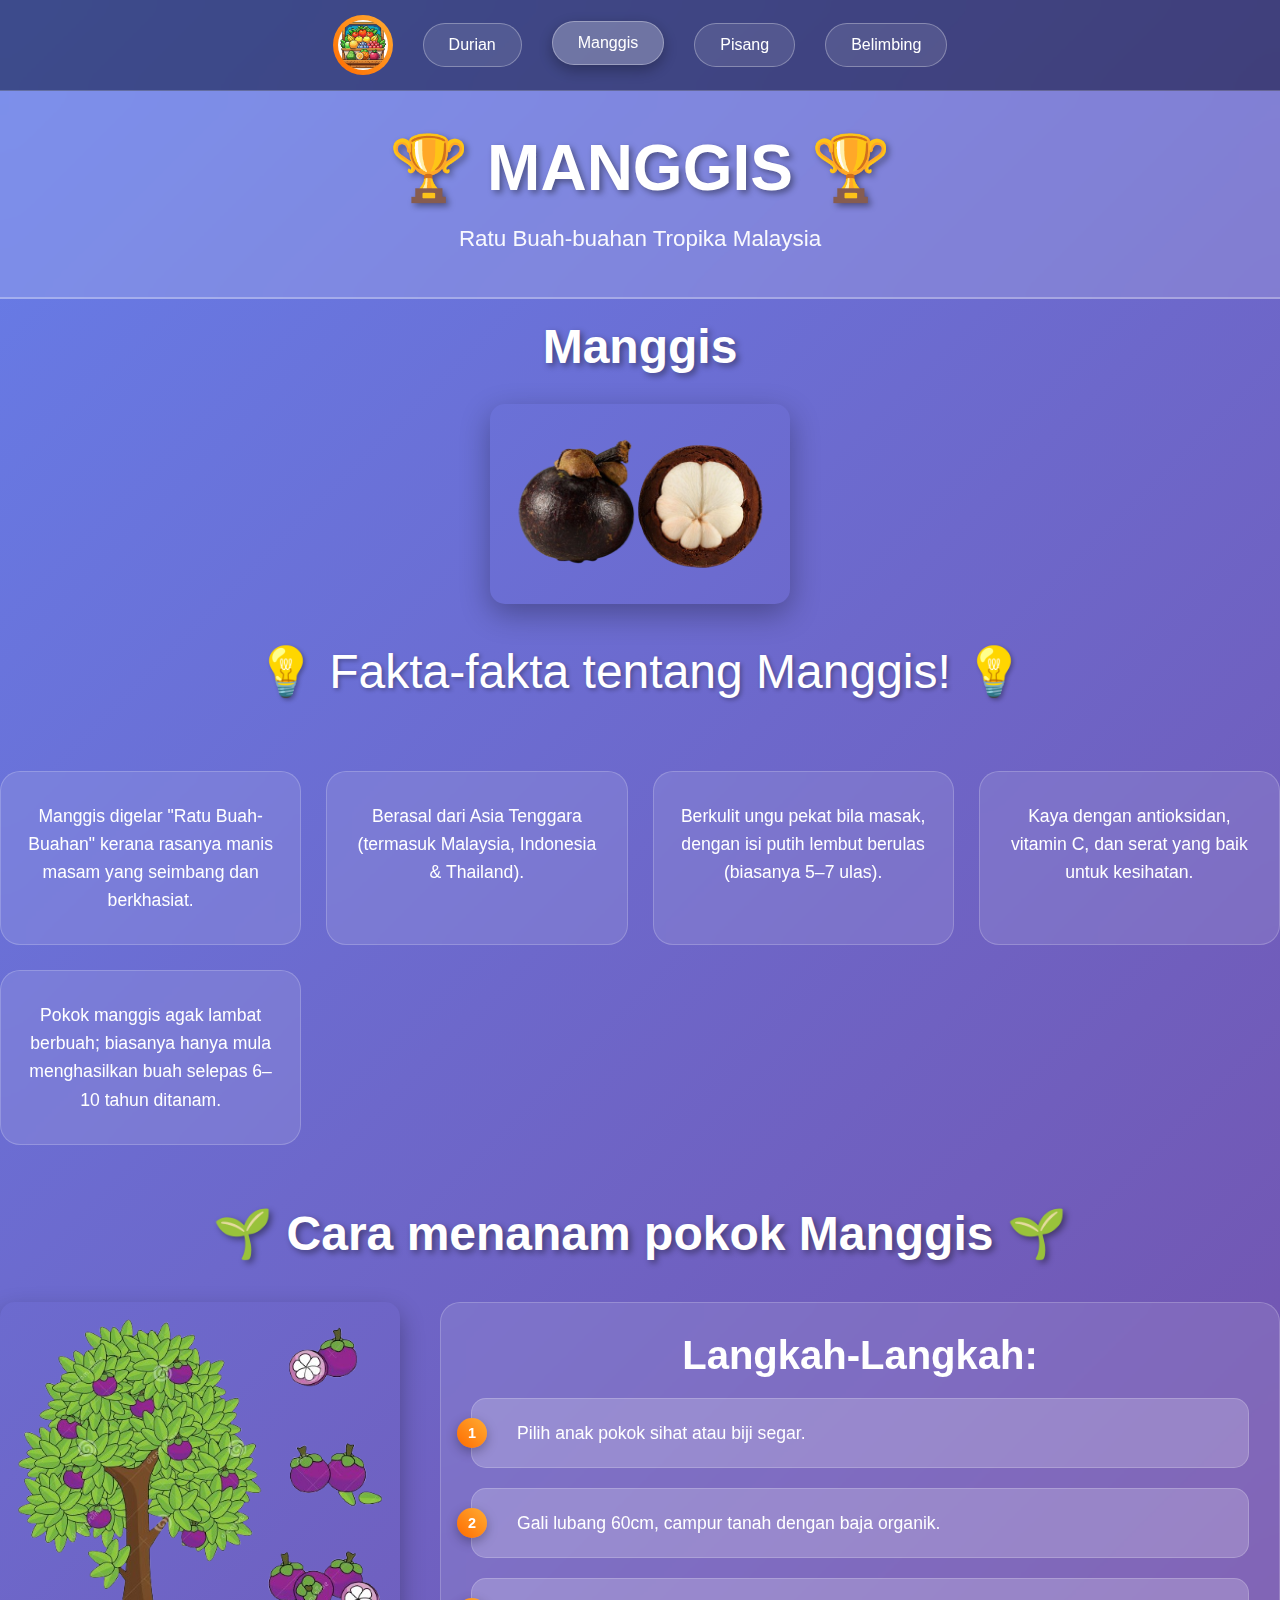
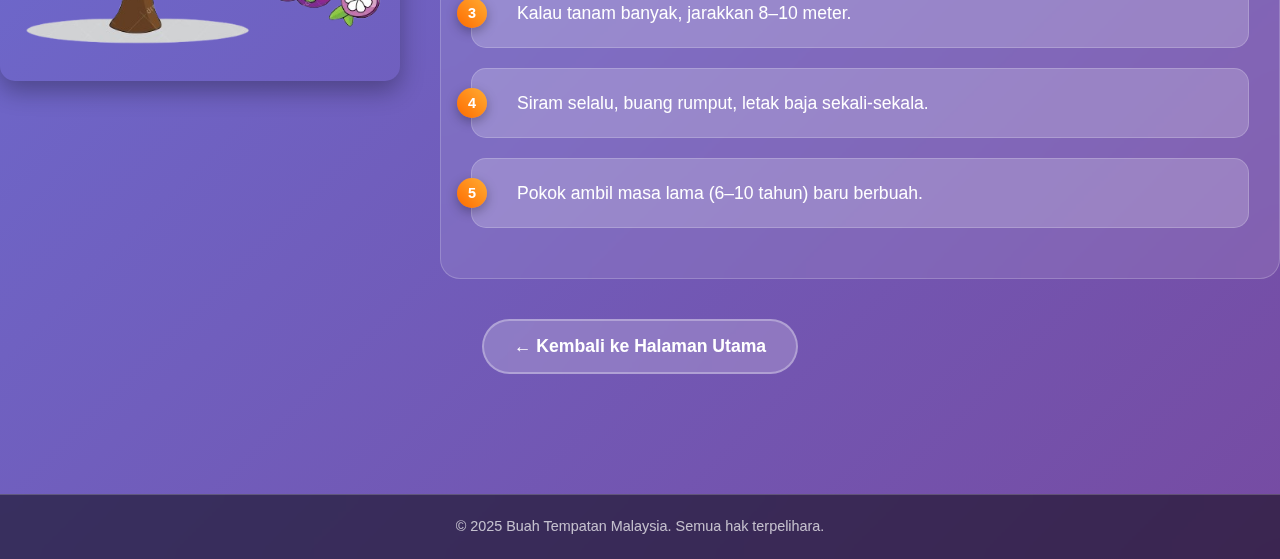
<file: pages/fruits/manggis.html>
<!DOCTYPE html>
<html lang="ms">
<head>
    <meta charset="UTF-8">
    <meta name="viewport" content="width=device-width, initial-scale=1.0">
    <title>Manggis - Ratu Buah Tropika</title>
    <link rel="stylesheet" href="../../assets/css/main.css">
    <link rel="stylesheet" href="../../assets/css/pages.css">
</head>
<body class="manggis-theme">
    <!-- Navigation Menu at Top -->
    <nav>
        <div class="nav-container">
            <a href="../../index.html" class="nav-logo">
                <img src="../../assets/images/logos/llogo.jpg" alt="Logo">
            </a>
            <a href="durian.html" class="nav-link">Durian</a>
            <a href="manggis.html" class="nav-link active">Manggis</a>
            <a href="pisang.html" class="nav-link">Pisang</a>
            <a href="belimbing.html" class="nav-link">Belimbing</a>
        </div>
    </nav>

    <!-- Header Section -->
    <header>
        <div class="header-content">
            <h1>🏆 MANGGIS 🏆</h1>
            <p>Ratu Buah-buahan Tropika Malaysia</p>
        </div>
    </header>

    <!-- Main Content -->
    <main class="fruit-detail">
        <!-- Fruit Hero Section -->
        <div class="fruit-hero">
            <h2>Manggis</h2>
            <img src="../../assets/images/fruits/manggis-removebg-preview.png" alt="Manggis">
            <p class="emoji-title">💡 Fakta-fakta tentang Manggis! 💡</p>
        </div>

        <!-- Facts Grid -->
        <div class="facts-grid">
            <div class="fact-card">
                <p>Manggis digelar "Ratu Buah-Buahan" kerana rasanya manis masam yang seimbang dan berkhasiat.</p>
            </div>
            <div class="fact-card">
                <p>Berasal dari Asia Tenggara (termasuk Malaysia, Indonesia & Thailand).</p>
            </div>
            <div class="fact-card">
                <p>Berkulit ungu pekat bila masak, dengan isi putih lembut berulas (biasanya 5–7 ulas).</p>
            </div>
            <div class="fact-card">
                <p>Kaya dengan antioksidan, vitamin C, dan serat yang baik untuk kesihatan.</p>
            </div>
            <div class="fact-card">
                <p>Pokok manggis agak lambat berbuah; biasanya hanya mula menghasilkan buah selepas 6–10 tahun ditanam.</p>
            </div>
        </div>

        <!-- Growing Instructions -->
        <div class="growing-section">
            <h2>🌱 Cara menanam pokok Manggis 🌱</h2>
            <div class="growing-container">
                <div class="growing-image">
                    <img src="../../assets/images/trees/pokokmanggis.png" alt="Pokok Manggis">
                </div>
                <div class="growing-steps">
                    <h3>Langkah-Langkah:</h3>
                    <ol>
                        <div class="step-item">
                            <li>Pilih anak pokok sihat atau biji segar.</li>
                        </div>
                        <div class="step-item">
                            <li>Gali lubang 60cm, campur tanah dengan baja organik.</li>
                        </div>
                        <div class="step-item">
                            <li>Kalau tanam banyak, jarakkan 8–10 meter.</li>
                        </div>
                        <div class="step-item">
                            <li>Siram selalu, buang rumput, letak baja sekali-sekala.</li>
                        </div>
                        <div class="step-item">
                            <li>Pokok ambil masa lama (6–10 tahun) baru berbuah.</li>
                        </div>
                    </ol>
                </div>
            </div>
        </div>

        <!-- Back to Home -->
        <div class="back-home">
            <a href="../../index.html" class="back-btn">
                <span>← Kembali ke Halaman Utama</span>
            </a>
        </div>
    </main>

    <!-- Footer -->
    <footer>
        <div class="footer-content">
            <p>&copy; 2025 Buah Tempatan Malaysia. Semua hak terpelihara.</p>
        </div>
    </footer>
</body>
</html>
</file>
<file: assets/css/main.css>
/* ===============================
   GLOBAL STYLES
   =============================== */

* {
    margin: 0;
    padding: 0;
    box-sizing: border-box;
}

body {
    font-family: 'Poppins', sans-serif;
    background: linear-gradient(135deg, #667eea 0%, #764ba2 100%);
    min-height: 100vh;
    margin: 0;
    padding: 0;
    overflow-x: hidden;
}

/* ===============================
   TYPOGRAPHY
   =============================== */

h1, h2 {
    font-family: Verdana, sans-serif;
    text-align: center;
    color: white;
    text-shadow: 3px 3px 6px rgba(0,0,0,0.4);
}

h1 {
    font-size: 4rem;
    font-weight: 700;
    margin-bottom: 15px;
}

h2 {
    font-size: 3rem;
    margin-bottom: 20px;
}

h3 {
    font-family: Verdana, sans-serif;
    text-align: center;
    font-size: 2.5rem;
    color: white;
    margin-bottom: 20px;
}

p {
    font-size: 1.2rem;
    text-align: center;
    color: white;
    line-height: 1.6;
}

/* ===============================
   NAVIGATION STYLES (TOP)
   =============================== */

nav {
    background: rgba(0, 0, 0, 0.4);
    backdrop-filter: blur(15px);
    padding: 15px 0;
    border-bottom: 1px solid rgba(255, 255, 255, 0.2);
    position: sticky;
    top: 0;
    z-index: 100;
}

.nav-container {
    max-width: 1200px;
    margin: 0 auto;
    display: flex;
    justify-content: center;
    align-items: center;
    gap: 30px;
    padding: 0 20px;
}

.nav-logo {
    width: 60px;
    height: 60px;
    background: linear-gradient(45deg, #ff6b00, #ffad33);
    border-radius: 50%;
    display: flex;
    align-items: center;
    justify-content: center;
    text-decoration: none;
    transition: transform 0.3s ease;
    overflow: hidden;
    padding: 5px;
}

.nav-logo img {
    width: 100%;
    height: 100%;
    object-fit: cover;
    border-radius: 50%;
}

.nav-logo:hover {
    transform: scale(1.1) rotate(360deg);
}

.nav-link {
    color: white;
    text-decoration: none;
    font-weight: 500;
    padding: 12px 25px;
    border-radius: 25px;
    transition: all 0.3s ease;
    background: rgba(255, 255, 255, 0.1);
    border: 1px solid rgba(255, 255, 255, 0.3);
}

.nav-link:hover,
.nav-link.active {
    background: rgba(255, 255, 255, 0.25);
    transform: translateY(-2px);
    box-shadow: 0 5px 15px rgba(0,0,0,0.3);
}

/* ===============================
   HEADER STYLES
   =============================== */

header {
    background: rgba(255, 255, 255, 0.15);
    backdrop-filter: blur(15px);
    border-bottom: 2px solid rgba(255, 255, 255, 0.3);
    padding: 40px 0;
    margin-top: 0;
}

.header-content {
    max-width: 1200px;
    margin: 0 auto;
    padding: 0 20px;
    text-align: center;
}

.header-content h1 {
    animation: bounceIn 1.2s ease-out;
}

.header-content p {
    font-size: 1.4rem;
    color: rgba(255, 255, 255, 0.95);
    font-weight: 500;
    animation: slideInUp 1s ease-out 0.5s both;
}

/* ===============================
   MAIN CONTENT STYLES
   =============================== */

main {
    max-width: 1400px;
    margin: 0 auto;
    padding: 40px 20px;
}

/* Hero Section */
.hero-section {
    text-align: center;
    padding: 40px 0;
}

.hero-image {
    display: block;
    margin: 40px auto;
    max-width: 450px;
    width: 100%;
    height: auto;
    border-radius: 15px;
    box-shadow: 0 10px 30px rgba(0,0,0,0.3);
}

/* Action Buttons */
.action-buttons {
    display: flex;
    flex-direction: column;
    gap: 20px;
    align-items: center;
    margin-top: 40px;
}

.action-button {
    width: 100%;
    max-width: 400px;
}

.btn {
    display: inline-flex;
    align-items: center;
    justify-content: center;
    gap: 10px;
    padding: 15px 30px;
    border-radius: 50px;
    font-weight: 600;
    font-size: 1.1rem;
    text-decoration: none;
    border: 2px solid rgba(255, 255, 255, 0.3);
    transition: all 0.3s ease;
    backdrop-filter: blur(10px);
    width: 100%;
    min-height: 60px;
}

.btn-primary {
    background: rgba(255, 107, 107, 0.8);
    color: white;
}

.btn-secondary {
    background: rgba(76, 175, 80, 0.8);
    color: white;
}

.btn-accent {
    background: rgba(33, 150, 243, 0.8);
    color: white;
}

.btn:hover {
    transform: translateY(-3px);
    box-shadow: 0 15px 35px rgba(0,0,0,0.4);
    background-opacity: 1;
}

.btn span {
    transition: transform 0.3s ease;
}

.btn:hover span {
    transform: translateX(5px);
}

/* ===============================
   GRID LAYOUTS
   =============================== */

.grid {
    display: grid;
    grid-template-columns: repeat(auto-fit, minmax(300px, 1fr));
    gap: 30px;
    margin-top: 40px;
}

.card {
    background: rgba(255, 255, 255, 0.1);
    backdrop-filter: blur(10px);
    border-radius: 25px;
    padding: 40px 30px;
    text-align: center;
    cursor: pointer;
    transition: all 0.4s cubic-bezier(0.175, 0.885, 0.32, 1.275);
    border: 1px solid rgba(255, 255, 255, 0.2);
    position: relative;
    overflow: hidden;
    animation: slideInUp 0.8s ease-out;
}

.card:hover {
    transform: translateY(-15px) scale(1.05);
    box-shadow: 0 20px 40px rgba(0,0,0,0.3);
    background: rgba(255, 255, 255, 0.15);
}

.card h3 {
    font-size: 2rem;
    margin-bottom: 20px;
    color: white;
}

.card img {
    width: 100%;
    height: auto;
    max-width: 250px;
    border-radius: 15px;
    margin: 20px 0;
}

.card p {
    font-size: 1.1rem;
    color: #FFFDD0;
    line-height: 1.5;
}

.cream {
    font-size: 1.1rem;
    color: #FFFDD0;
}

/* ===============================
   FOOTER STYLES
   =============================== */

footer {
    background: rgba(0, 0, 0, 0.5);
    backdrop-filter: blur(10px);
    border-top: 1px solid rgba(255, 255, 255, 0.2);
    padding: 20px 0;
    margin-top: 60px;
}

.footer-content {
    max-width: 1200px;
    margin: 0 auto;
    text-align: center;
    padding: 0 20px;
}

.footer-content p {
    font-size: 0.9rem;
    color: rgba(255, 255, 255, 0.7);
}

/* ===============================
   ANIMATIONS
   =============================== */

@keyframes bounceIn {
    0% {
        opacity: 0;
        transform: scale(0.3);
    }
    50% {
        opacity: 1;
        transform: scale(1.05);
    }
    70% {
        transform: scale(0.9);
    }
    100% {
        opacity: 1;
        transform: scale(1);
    }
}

@keyframes slideInUp {
    0% {
        opacity: 0;
        transform: translateY(30px);
    }
    100% {
        opacity: 1;
        transform: translateY(0);
    }
}

/* ===============================
   CUSTOM SCROLLBAR
   =============================== */

::-webkit-scrollbar {
    width: 8px;
}

::-webkit-scrollbar-track {
    background: rgba(255, 255, 255, 0.1);
}

::-webkit-scrollbar-thumb {
    background: linear-gradient(45deg, #ff6b6b, #4ecdc4);
    border-radius: 10px;
}

::-webkit-scrollbar-thumb:hover {
    background: linear-gradient(45deg, #ff5252, #26c6da);
}

/* ===============================
   RESPONSIVE DESIGN
   =============================== */

/* Large Tablets (1024px and below) */
@media screen and (max-width: 1024px) {
    .nav-container {
        gap: 20px;
        flex-wrap: wrap;
    }
    
    h1 {
        font-size: 3rem;
    }
    
    h2 {
        font-size: 2.5rem;
    }
    
    .grid {
        grid-template-columns: repeat(auto-fit, minmax(250px, 1fr));
        gap: 25px;
    }
}

/* Tablets (768px and below) */
@media screen and (max-width: 768px) {
    main {
        padding: 20px 15px;
    }
    
    h1 {
        font-size: 2.5rem;
        padding: 0 15px;
    }
    
    h2 {
        font-size: 2rem;
        padding: 0 15px;
    }
    
    .header-content p {
        font-size: 1rem;
    }
    
    .nav-container {
        gap: 15px;
        padding: 0 15px;
        justify-content: center;
    }
    
    .nav-logo {
        width: 50px;
        height: 50px;
    }
    
    .nav-link {
        padding: 8px 15px;
        font-size: 0.9rem;
    }
    
    .grid {
        grid-template-columns: 1fr;
        gap: 20px;
    }
    
    .card {
        padding: 30px 20px;
        margin: 0 5px;
    }
    
    /* Disable hover effects on mobile */
    .card:hover {
        transform: none;
        box-shadow: none;
        background: rgba(255, 255, 255, 0.1);
    }
    
    .nav-link:hover {
        transform: none;
        background: rgba(255, 255, 255, 0.15);
    }
    
    .hero-image {
        max-width: 300px;
    }
    
    .action-buttons {
        gap: 15px;
    }
    
    .btn {
        padding: 12px 25px;
        font-size: 1rem;
    }
}

/* Mobile Phones (480px and below) */
@media screen and (max-width: 480px) {
    main {
        padding: 15px 10px;
    }
    
    h1 {
        font-size: 2rem;
        padding: 0 10px;
    }
    
    h2 {
        font-size: 1.5rem;
        padding: 0 10px;
    }
    
    .header-content p {
        font-size: 0.9rem;
    }
    
    .nav-container {
        gap: 10px;
        padding: 0 10px;
    }
    
    .nav-logo {
        width: 40px;
        height: 40px;
    }
    
    .nav-link {
        padding: 6px 12px;
        font-size: 0.8rem;
    }
    
    .card {
        padding: 25px 15px;
        border-radius: 20px;
    }
    
    .card h3 {
        font-size: 1.5rem;
    }
    
    .card p {
        font-size: 1rem;
    }
    
    .hero-image {
        max-width: 250px;
    }
    
    .btn {
        padding: 10px 20px;
        font-size: 0.9rem;
        min-height: 50px;
    }
}

/* Extra Small Screens (360px and below) */
@media screen and (max-width: 360px) {
    h1 {
        font-size: 1.8rem;
    }
    
    h2 {
        font-size: 1.3rem;
    }
    
    .card {
        padding: 20px 12px;
    }
    
    .card h3 {
        font-size: 1.3rem;
    }
    
    .nav-link {
        padding: 4px 8px;
        font-size: 0.75rem;
    }
    
    .hero-image {
        max-width: 200px;
    }
}
</file>
<file: assets/css/pages.css>
/* ===============================
   PAGE-SPECIFIC STYLES
   =============================== */

/* ===============================
   FRUIT PAGES THEMES
   =============================== */

/* Durian Theme */
.durian-theme {
    background: linear-gradient(135deg, #FFA559 0%, #FFCC70 100%);
}

/* Manggis Theme */
.manggis-theme {
    background: linear-gradient(135deg, #667eea 0%, #764ba2 100%);
}

/* Pisang Theme */
.pisang-theme {
    background: linear-gradient(135deg, #FFE066 0%, #FF9A56 100%);
}

/* Belimbing Theme */
.belimbing-theme {
    background: linear-gradient(135deg, #A8E6A3 30%, #D0F9B1 70%);
}

.belimbing-theme h1,
.belimbing-theme h2,
.belimbing-theme h3 {
    color: #34495E;
}

.belimbing-theme p {
    color: #34495E;
}

.belimbing-theme .card p {
    color: #34495E;
}

.belimbing-theme .steps li {
    color: #34495E;
}

.belimbing-theme  span {
    color: #34495E;
}

/* ===============================
   AUTHENTICATION NOTICE
   =============================== */

.auth-notice {
    background: rgba(255, 255, 255, 0.15);
    backdrop-filter: blur(10px);
    border-radius: 20px;
    padding: 40px;
    margin: 20px auto;
    max-width: 600px;
    text-align: center;
    border: 1px solid rgba(255, 255, 255, 0.2);
}

.auth-notice h3 {
    color: white;
    margin-bottom: 15px;
    font-size: 1.5rem;
}

.auth-notice p {
    color: rgba(255, 255, 255, 0.9);
    margin-bottom: 25px;
}

.notice-buttons {
    display: flex;
    gap: 15px;
    justify-content: center;
    flex-wrap: wrap;
}

.notice-buttons .btn {
    min-width: 120px;
}

/* ===============================
   MODAL STYLES
   =============================== */

.modal {
    position: fixed;
    top: 0;
    left: 0;
    width: 100%;
    height: 100%;
    background: rgba(0, 0, 0, 0.7);
    backdrop-filter: blur(5px);
    display: flex;
    justify-content: center;
    align-items: center;
    z-index: 1000;
}

.modal-content {
    background: rgba(255, 255, 255, 0.15);
    backdrop-filter: blur(15px);
    border-radius: 20px;
    padding: 30px;
    max-width: 400px;
    width: 90%;
    border: 1px solid rgba(255, 255, 255, 0.2);
    box-shadow: 0 20px 40px rgba(0, 0, 0, 0.3);
}

.modal-header {
    display: flex;
    justify-content: space-between;
    align-items: center;
    margin-bottom: 25px;
}

.modal-header h3 {
    color: white;
    margin: 0;
    font-size: 1.3rem;
}

.close {
    color: white;
    font-size: 28px;
    font-weight: bold;
    cursor: pointer;
    transition: color 0.3s ease;
}

.close:hover {
    color: #ff6b6b;
}

/* ===============================
   COMMENTS SECTION
   =============================== */

.comments-section {
    margin-top: 60px;
    max-width: 800px;
    margin-left: auto;
    margin-right: auto;
}

.comments-list {
    display: flex;
    flex-direction: column;
    gap: 20px;
}

.comment-item {
    background: rgba(255, 255, 255, 0.1);
    backdrop-filter: blur(10px);
    border-radius: 15px;
    padding: 25px;
    border: 1px solid rgba(255, 255, 255, 0.2);
    transition: all 0.3s ease;
}

.comment-item:hover {
    background: rgba(255, 255, 255, 0.15);
    transform: translateY(-2px);
    box-shadow: 0 10px 25px rgba(0, 0, 0, 0.2);
}

.comment-header {
    display: flex;
    justify-content: space-between;
    align-items: center;
    margin-bottom: 15px;
    padding-bottom: 10px;
    border-bottom: 1px solid rgba(255, 255, 255, 0.2);
}

.comment-header strong {
    color: white;
    font-size: 1.1rem;
}

.comment-date {
    color: rgba(255, 255, 255, 0.7);
    font-size: 0.9rem;
}

.comment-content {
    color: rgba(255, 255, 255, 0.95);
    line-height: 1.6;
    font-size: 1rem;
}

/* ===============================
   FRUIT DETAIL PAGES
   =============================== */

.fruit-detail {
    padding: 20px 0;
}

.fruit-hero {
    text-align: center;
    margin-bottom: 60px;
}

.fruit-hero img {
    display: block;
    margin: 30px auto;
    max-width: 300px;
    width: 100%;
    height: auto;
    border-radius: 15px;
    box-shadow: 0 10px 30px rgba(0,0,0,0.3);
}

.fruit-hero .emoji-title {
    font-size: 3rem;
    margin-bottom: 20px;
    text-shadow: 2px 2px 4px rgba(0,0,0,0.3);
}

/* Facts Grid */
.facts-grid {
    display: grid;
    grid-template-columns: repeat(auto-fit, minmax(280px, 1fr));
    gap: 25px;
    margin: 40px 0 60px 0;
}

.fact-card {
    background: rgba(255, 255, 255, 0.1);
    backdrop-filter: blur(10px);
    border-radius: 20px;
    padding: 30px 25px;
    text-align: center;
    border: 1px solid rgba(255, 255, 255, 0.2);
    transition: all 0.3s ease;
}

.fact-card:hover {
    transform: translateY(-10px);
    box-shadow: 0 15px 35px rgba(0,0,0,0.3);
    background: rgba(255, 255, 255, 0.15);
}

.fact-card p {
    font-size: 1.1rem;
    line-height: 1.6;
    margin: 0;
}

/* ===============================
   GROWING INSTRUCTIONS
   =============================== */

.growing-section {
    margin-top: 60px;
}

.growing-container {
    display: flex;
    align-items: flex-start;
    gap: 40px;
    margin-top: 40px;
}

.growing-image {
    flex: 0 0 400px;
    max-width: 400px;
}

.growing-image img {
    width: 100%;
    height: auto;
    border-radius: 15px;
    box-shadow: 0 10px 25px rgba(0,0,0,0.3);
}

.growing-steps {
    flex: 1;
    background: rgba(255, 255, 255, 0.1);
    backdrop-filter: blur(10px);
    border-radius: 20px;
    padding: 30px;
    border: 1px solid rgba(255, 255, 255, 0.2);
}

.growing-steps h2 {
    font-size: 2rem;
    margin-bottom: 30px;
    text-align: left;
}

.growing-steps ol {
    list-style: none;
    counter-reset: step-counter;
    padding: 0;
}

.step-item {
    background: rgba(255, 255, 255, 0.1);
    backdrop-filter: blur(10px);
    border-radius: 15px;
    padding: 20px 25px;
    margin-bottom: 20px;
    border: 1px solid rgba(255, 255, 255, 0.2);
    position: relative;
    counter-increment: step-counter;
    transition: all 0.3s ease;
}

.step-item:hover {
    transform: translateX(10px);
    background: rgba(255, 255, 255, 0.15);
}

.step-item::before {
    content: counter(step-counter);
    position: absolute;
    left: -15px;
    top: 50%;
    transform: translateY(-50%);
    background: linear-gradient(45deg, #ff6b00, #ffad33);
    color: white;
    width: 30px;
    height: 30px;
    border-radius: 50%;
    display: flex;
    align-items: center;
    justify-content: center;
    font-weight: bold;
    font-size: 0.9rem;
    box-shadow: 0 4px 12px rgba(0,0,0,0.3);
}

.step-item li {
    font-size: 1.1rem;
    line-height: 1.6;
    color: white;
    margin: 0;
    padding-left: 20px;
}

.step-itemB {
    background: rgba(255, 255, 255, 0.1);
    backdrop-filter: blur(10px);
    border-radius: 15px;
    padding: 20px 25px;
    margin-bottom: 20px;
    border: 1px solid rgba(255, 255, 255, 0.2);
    position: relative;
    counter-increment: step-counter;
    transition: all 0.3s ease;
}

.step-itemB:hover {
    transform: translateX(10px);
    background: rgba(255, 255, 255, 0.15);
}

.step-itemB::before {
    content: counter(step-counter);
    position: absolute;
    left: -15px;
    top: 50%;
    transform: translateY(-50%);
    background: linear-gradient(45deg, #ff6b00, #ffad33);
    color: #34495E;
    width: 30px;
    height: 30px;
    border-radius: 50%;
    display: flex;
    align-items: center;
    justify-content: center;
    font-weight: bold;
    font-size: 0.9rem;
    box-shadow: 0 4px 12px rgba(0,0,0,0.3);
}

.step-itemB li {
    font-size: 1.1rem;
    line-height: 1.6;
    color: #34495E;
    margin: 0;
    padding-left: 20px;
}




/* ===============================
   COMMENT FORM PAGE
   =============================== */

.comment-page {
    max-width: 800px;
    margin: 0 auto;
    padding: 40px 20px;
}

.comment-form {
    background: rgba(255, 255, 255, 0.15);
    backdrop-filter: blur(10px);
    border-radius: 20px;
    padding: 40px;
    box-shadow: 0 10px 30px rgba(0, 0, 0, 0.3);
    border: 1px solid rgba(255, 255, 255, 0.2);
    margin-bottom: 40px;
}

.form-group {
    margin-bottom: 25px;
}

.form-group label {
    display: block;
    margin-bottom: 8px;
    font-weight: 600;
    font-size: 1.1rem;
    color: white;
}

.form-group input[type="text"],
.form-group input[type="email"],
.form-group input[type="password"],
.form-group textarea {
    width: 100%;
    padding: 15px;
    border: 1px solid rgba(255, 255, 255, 0.3);
    border-radius: 10px;
    background: rgba(255, 255, 255, 0.1);
    backdrop-filter: blur(5px);
    color: white;
    font-size: 1rem;
    font-family: inherit;
    transition: all 0.3s ease;
}

.form-group input[type="text"]:focus,
.form-group input[type="email"]:focus,
.form-group input[type="password"]:focus,
.form-group textarea:focus {
    outline: none;
    border-color: rgba(255, 255, 255, 0.6);
    background: rgba(255, 255, 255, 0.15);
    box-shadow: 0 5px 15px rgba(0,0,0,0.2);
}

.form-group input[type="text"]::placeholder,
.form-group input[type="email"]::placeholder,
.form-group input[type="password"]::placeholder,
.form-group textarea::placeholder {
    color: rgba(255, 255, 255, 0.7);
}

.form-group textarea {
    min-height: 120px;
    resize: vertical;
}

.submit-btn {
    background: linear-gradient(45deg, #ff6b00, #ffad33);
    color: white;
    border: none;
    padding: 15px 30px;
    border-radius: 25px;
    font-size: 1.1rem;
    font-weight: 600;
    cursor: pointer;
    transition: all 0.3s ease;
    box-shadow: 0 5px 15px rgba(0,0,0,0.3);
    width: 100%;
    max-width: 200px;
    margin: 20px auto 0;
    display: block;
}

.submit-btn:hover {
    transform: translateY(-2px);
    box-shadow: 0 8px 25px rgba(0,0,0,0.4);
    background: linear-gradient(45deg, #e65a00, #e69900);
}

/* ===============================
   BACK TO HOME BUTTON
   =============================== */

.back-home {
    text-align: center;
    margin: 40px 0;
}

.back-btn {
    display: inline-flex;
    align-items: center;
    gap: 10px;
    background: rgba(255, 255, 255, 0.2);
    color: white;
    text-decoration: none;
    padding: 15px 30px;
    border-radius: 50px;
    font-weight: 600;
    font-size: 1.1rem;
    border: 2px solid rgba(255, 255, 255, 0.3);
    transition: all 0.3s ease;
    backdrop-filter: blur(10px);
}

.back-btn:hover {
    background: rgba(255, 255, 255, 0.3);
    transform: translateY(-2px);
    box-shadow: 0 10px 25px rgba(0,0,0,0.3);
}

.back-btn span {
    transition: transform 0.3s ease;
}

.back-btn:hover span {
    transform: translateX(-5px);
}

/* ===============================
   RESPONSIVE DESIGN FOR PAGES
   =============================== */

/* Tablets (768px and below) */
@media screen and (max-width: 768px) {
    .growing-container {
        flex-direction: column;
        gap: 30px;
        align-items: center;
    }
    
    .growing-image {
        flex: none;
        max-width: 100%;
        width: 100%;
    }
    
    .growing-image img {
        max-width: 300px;
        margin: 0 auto;
        display: block;
    }
    
    .growing-steps {
        margin: 0 15px;
    }
    
    .growing-steps h2 {
        text-align: center;
        font-size: 1.8rem;
    }
    
    .step-item {
        margin-left: 15px;
        margin-right: 15px;
    }
    
    .step-item::before {
        left: -10px;
        width: 25px;
        height: 25px;
        font-size: 0.8rem;
    }
    
    .step-item li {
        font-size: 1rem;
        padding-left: 15px;
    }
    
    .facts-grid {
        grid-template-columns: 1fr;
        gap: 20px;
        margin: 30px 15px 50px 15px;
    }
    
    .fact-card {
        padding: 25px 20px;
        margin: 0;
    }
    
    .fact-card:hover {
        transform: none;
        box-shadow: none;
        background: rgba(255, 255, 255, 0.1);
    }
    
    .fruit-hero img {
        max-width: 250px;
    }
    
    .fruit-hero .emoji-title {
        font-size: 2.5rem;
        padding: 0 15px;
    }
    
    .comment-form {
        margin: 0 15px 30px 15px;
        padding: 30px 25px;
    }
    
    .form-group input[type="text"],
    .form-group input[type="email"],
    .form-group input[type="password"],
    .form-group textarea {
        padding: 12px;
        font-size: 0.9rem;
    }
    
    .submit-btn {
        padding: 12px 25px;
        font-size: 1rem;
    }
    
    .back-btn {
        padding: 12px 25px;
        font-size: 1rem;
    }
    
    .modal-content {
        padding: 25px 20px;
        margin: 0 15px;
    }
    
    .modal-header h3 {
        font-size: 1.2rem;
    }
    
    .comments-section {
        margin: 40px 15px 0 15px;
    }
    
    .comment-item {
        padding: 20px 15px;
    }
    
    .comment-header {
        flex-direction: column;
        align-items: flex-start;
        gap: 5px;
    }
    
    .auth-notice {
        margin: 20px 15px;
        padding: 30px 20px;
    }
    
    .notice-buttons {
        flex-direction: column;
        align-items: center;
    }
    
    .notice-buttons .btn {
        width: 100%;
        max-width: 200px;
    }
}

/* Mobile Phones (480px and below) */
@media screen and (max-width: 480px) {
    .comment-page {
        padding: 20px 10px;
    }
    
    .growing-steps {
        margin: 0 10px;
        padding: 25px 20px;
    }
    
    .growing-steps h2 {
        font-size: 1.5rem;
    }
    
    .step-item {
        padding: 15px 20px;
        margin-left: 10px;
        margin-right: 10px;
        margin-bottom: 15px;
    }
    
    .step-item::before {
        width: 20px;
        height: 20px;
        font-size: 0.7rem;
        left: -8px;
    }
    
    .step-item li {
        font-size: 0.9rem;
        padding-left: 10px;
    }
    
    .facts-grid {
        margin: 20px 10px 40px 10px;
        gap: 15px;
    }
    
    .fact-card {
        padding: 20px 15px;
    }
    
    .fact-card p {
        font-size: 1rem;
    }
    
    .fruit-hero img {
        max-width: 200px;
    }
    
    .fruit-hero .emoji-title {
        font-size: 2rem;
    }
    
    .comment-form {
        margin: 0 10px 20px 10px;
        padding: 25px 20px;
    }
    
    .form-group {
        margin-bottom: 20px;
    }
    
    .form-group label {
        font-size: 1rem;
    }
    
    .form-group input[type="text"],
    .form-group input[type="email"],
    .form-group input[type="password"],
    .form-group textarea {
        padding: 10px;
    }
    
    .form-group textarea {
        min-height: 100px;
    }
    
    .submit-btn {
        padding: 10px 20px;
        font-size: 0.9rem;
        max-width: 180px;
    }
    
    .back-btn {
        padding: 10px 20px;
        font-size: 0.9rem;
    }
    
    .modal-content {
        padding: 20px 15px;
        margin: 0 10px;
    }
    
    .modal-header h3 {
        font-size: 1.1rem;
    }
    
    .comments-section {
        margin: 30px 10px 0 10px;
    }
    
    .comment-item {
        padding: 15px 12px;
    }
    
    .comment-header strong {
        font-size: 1rem;
    }
    
    .comment-date {
        font-size: 0.8rem;
    }
    
    .comment-content {
        font-size: 0.9rem;
    }
    
    .auth-notice {
        margin: 15px 10px;
        padding: 25px 15px;
    }
    
    .auth-notice h3 {
        font-size: 1.3rem;
    }
}

/* Extra Small Screens (360px and below) */
@media screen and (max-width: 360px) {
    .growing-steps {
        padding: 20px 15px;
    }
    
    .growing-steps h2 {
        font-size: 1.3rem;
    }
    
    .step-item {
        padding: 12px 15px;
        margin-left: 8px;
        margin-right: 8px;
    }
    
    .step-item li {
        font-size: 0.8rem;
    }
    
    .facts-grid {
        margin: 15px 8px 30px 8px;
    }
    
    .fact-card {
        padding: 15px 12px;
    }
    
    .fact-card p {
        font-size: 0.9rem;
    }
    
    .fruit-hero img {
        max-width: 180px;
    }
    
    .fruit-hero .emoji-title {
        font-size: 1.8rem;
    }
    
    .comment-form {
        margin: 0 8px 15px 8px;
        padding: 20px 15px;
    }
    
    .submit-btn {
        padding: 8px 15px;
        font-size: 0.8rem;
        max-width: 160px;
    }
    
    .back-btn {
        padding: 8px 15px;
        font-size: 0.8rem;
    }
    
    .modal-content {
        padding: 15px 12px;
        margin: 0 8px;
    }
    
    .modal-header h3 {
        font-size: 1rem;
    }
    
    .comments-section {
        margin: 25px 8px 0 8px;
    }
    
    .comment-item {
        padding: 12px 10px;
    }
    
    .auth-notice {
        margin: 12px 8px;
        padding: 20px 12px;
    }
    
    .auth-notice h3 {
        font-size: 1.2rem;
    }
    
    .close {
        font-size: 24px;
    }
}
</file>
<file: redirects/manggis.css>
h1, h2 {
    font-family: Verdana, sans-serif;
    text-align: center;
    font-size: 60px;
    color: white;
}

body {
    font-family: 'Poppins', sans-serif;
    background: linear-gradient(135deg, #667eea 0%, #764ba2 100%);
    min-height: 100vh;
    margin: 0;
    padding: 0;
    overflow-x: hidden;
}

h3 {
    font-family: Verdana, sans-serif;
    text-align: center;
    font-size: 60px;
    color: white;
}

p {
    font-size: 30px;
    text-align: center;
    color: white;
}

img {
    display: block;
    margin: 0 auto;
    max-width: 20%;
    width: 100%;
    height: auto;
    max-width: 450px;
    border-radius: 10px;
}

.grid {
    display: grid;
    grid-template-columns: repeat(auto-fit, minmax(100px, 2fr));
    gap: 40px;
    margin-top: 30px;
    padding: 0 20px;
}

.card {
    background: rgba(255, 255, 255, 0.1);
    backdrop-filter: blur(10px);
    border-radius: 25px;
    padding: 40px 30px;
    text-align: center;
    cursor: pointer;
    transition: all 0.4s cubic-bezier(0.175, 0.885, 0.32, 1.275);
    border: 1px solid rgba(255, 255, 255, 0.2);
    position: relative;
    overflow: hidden;
    animation: slideInUp 0.8s ease-out;
}
  
.card p {
    font-size: 1.5rem;
    font-weight: 700;
    color: white;
    margin-bottom: 20px;
    text-shadow: 2px 2px 4px rgba(0,0,0,0.3);
}

.card:hover {
    transform: translateY(-15px) scale(1.05);
    box-shadow: 0 20px 40px rgba(0,0,0,0.3);
    background: rgba(255, 255, 255, 0.15);
}

.container {
    display: flex;
    align-items: flex-start;
    gap: 20px;
    padding: 0 20px;
}

.container img {
    width: 400px;
    border-radius: 10px;
}

.steps {
    font-size: 20px;
    line-height: 1.6;
    border-radius: 12px;
    box-shadow: 2px 2px 8px rgba(0,0,0,0.2);
    padding: 0 20px;
}

.steps ol {
    margin: 50px;
    padding-left: 25px;
    color: white;
}

.steps li {
    margin: 40px;
    padding-top: 20px;
    font-size: 30px;
}

.gap {
    margin-bottom: 60px;
}

header {
    background: rgba(255, 255, 255, 0.15);
    backdrop-filter: blur(15px);
    border-bottom: 2px solid rgba(255, 255, 255, 0.3);
    padding: 25px 0;
}

.header-content {
    max-width: 1200px;
    margin: 0 auto;
    padding: 0 20px;
    text-align: center;
}

.header-content h1 {
    font-size: 4rem;
    font-weight: 700;
    color: white;
    text-shadow: 3px 3px 6px rgba(0,0,0,0.4);
    margin-bottom: 15px;
    animation: bounceIn 1.2s ease-out;
}

.header-content p {
    font-size: 1.4rem;
    color: rgba(255, 255, 255, 0.95);
    font-weight: 500;
    animation: slideInUp 1s ease-out 0.5s both;
}

/* Navigation */
nav {
    background: rgba(0, 0, 0, 0.3);
    backdrop-filter: blur(10px);
    padding: 15px 0;
    border-top: 1px solid rgba(255, 255, 255, 0.2);
}

.nav-container {
    max-width: 1200px;
    margin: 0 auto;
    display: flex;
    justify-content: center;
    align-items: center;
    gap: 30px;
    padding: 0 20px;
}

.nav-logo {
    width: 60px;
    height: 60px;
    background: linear-gradient(45deg, #ff6b00, #ffad33);
    border-radius: 50%;
    display: flex;
    align-items: center;
    justify-content: center;
    text-decoration: none;
    transition: transform 0.3s ease;
    overflow: hidden;
    padding: 5px;
}

.nav-logo img {
    width: 100%;
    height: 100%;
    object-fit: cover;
    border-radius: 50%;
}

.nav-logo:hover {
    transform: scale(1.1) rotate(360deg);
}

.nav-link {
    color: white;
    text-decoration: none;
    font-weight: 500;
    padding: 12px 25px;
    border-radius: 25px;
    transition: all 0.3s ease;
    background: rgba(255, 255, 255, 0.1);
    border: 1px solid rgba(255, 255, 255, 0.3);
}

.nav-link:hover,
.nav-link.active {
    background: rgba(255, 255, 255, 0.25);
    transform: translateY(-2px);
    box-shadow: 0 5px 15px rgba(0,0,0,0.3);
}

.carrd {
    background: rgba(255, 255, 255, 0.1);
    backdrop-filter: blur(10px);
    border-radius: 25px;
    padding: 10px 30px;
    margin: 20px;
    text-align: center;
    border: 1px solid rgba(255, 255, 255, 0.2);
    position: relative;
    overflow: hidden;
}

.big {
    width: 1000px;
    height: auto;
    max-width: 500px;
    border-radius: 10px;
    display: block;
    margin: 0 auto;
}

/* Large Tablets and Small Desktops (1024px and below) */
@media screen and (max-width: 1024px) {
    h1, h2 {
        font-size: 3.5rem;
        padding: 0 15px;
    }
    
    h3 {
        font-size: 3rem;
        padding: 0 15px;
    }
    
    p {
        font-size: 1.5rem;
        padding: 0 15px;
    }
    
    .header-content h1 {
        font-size: 3rem;
    }
    
    .header-content p {
        font-size: 1.2rem;
    }
    
    .grid {
        grid-template-columns: repeat(auto-fit, minmax(250px, 1fr));
        gap: 30px;
        padding: 0 15px;
    }
    
    .card {
        padding: 35px 25px;
    }
    
    .container {
        padding: 0 15px;
    }
    
    .container img {
        width: 100%;
        max-width: 350px;
    }
    
    .big {
        width: 100%;
        max-width: 400px;
    }
    
    .steps {
        padding: 0 15px;
    }
    
    .steps li {
        font-size: 1.5rem;
        margin: 30px 0;
    }
}

/* Tablets (768px and below) */
@media screen and (max-width: 768px) {
    h1, h2 {
        font-size: 2.5rem;
        padding: 0 15px;
    }
    
    h3 {
        font-size: 2rem;
        padding: 0 15px;
    }
    
    p {
        font-size: 1.2rem;
        padding: 0 15px;
    }
    
    .header-content h1 {
        font-size: 2.5rem;
    }
    
    .header-content p {
        font-size: 1rem;
    }
    
    .grid {
        grid-template-columns: 1fr;
        gap: 20px;
        padding: 0 15px;
        margin-top: 20px;
    }
    
    .card {
        padding: 30px 20px;
        margin: 0 5px;
    }
    
    .card p {
        font-size: 1.2rem;
    }
    
    /* Disable hover effects on mobile */
    .card:hover {
        transform: none;
        box-shadow: none;
        background: rgba(255, 255, 255, 0.1);
    }
    
    .container {
        flex-direction: column;
        padding: 0 15px;
        gap: 15px;
    }
    
    .container img {
        width: 100%;
        max-width: 300px;
        margin: 0 auto;
    }
    
    img {
        max-width: 300px;
    }
    
    .big {
        width: 100%;
        max-width: 320px;
    }
    
    .steps {
        padding: 0 10px;
    }
    
    .steps ol {
        margin: 20px 10px;
        padding-left: 15px;
    }
    
    .steps li {
        font-size: 1.2rem;
        margin: 20px 0;
        padding-top: 10px;
        line-height: 1.5;
    }
    
    .nav-container {
        gap: 15px;
        padding: 0 15px;
        flex-wrap: wrap;
        justify-content: center;
    }
    
    .nav-logo {
        width: 50px;
        height: 50px;
    }
    
    .nav-link {
        padding: 8px 15px;
        font-size: 0.9rem;
    }
    
    .nav-link:hover {
        transform: none;
        background: rgba(255, 255, 255, 0.15);
    }
    
    .carrd {
        margin: 15px 10px;
        padding: 15px 20px;
    }
}

/* Mobile Phones (480px and below) */
@media screen and (max-width: 480px) {
    h1, h2 {
        font-size: 2rem;
        padding: 0 10px;
    }
    
    h3 {
        font-size: 1.5rem;
        padding: 0 10px;
    }
    
    p {
        font-size: 1rem;
        padding: 0 10px;
    }
    
    .header-content h1 {
        font-size: 2rem;
    }
    
    .header-content p {
        font-size: 0.9rem;
    }
    
    .grid {
        gap: 15px;
        padding: 0 10px;
    }
    
    .card {
        padding: 25px 15px;
        border-radius: 20px;
    }
    
    .card p {
        font-size: 1rem;
        margin-bottom: 15px;
    }
    
    .container {
        padding: 0 10px;
    }
    
    img {
        max-width: 250px;
    }
    
    .container img {
        max-width: 280px;
    }
    
    .big {
        width: 100%;
        max-width: 280px;
    }
    
    .steps li {
        font-size: 1rem;
        margin: 15px 0;
    }
    
    .nav-container {
        gap: 10px;
        padding: 0 10px;
    }
    
    .nav-logo {
        width: 40px;
        height: 40px;
    }
    
    .nav-link {
        padding: 6px 12px;
        font-size: 0.8rem;
    }
    
    .carrd {
        margin: 10px 5px;
        padding: 12px 15px;
    }
    
    .gap {
        margin-bottom: 40px;
    }
}

/* Extra Small Phones (360px and below) */
@media screen and (max-width: 360px) {
    h1, h2 {
        font-size: 1.8rem;
        padding: 0 5px;
    }
    
    h3 {
        font-size: 1.3rem;
        padding: 0 5px;
    }
    
    p {
        font-size: 0.9rem;
        padding: 0 5px;
    }
    
    .header-content h1 {
        font-size: 1.8rem;
    }
    
    .header-content p {
        font-size: 0.8rem;
    }
    
    .grid {
        padding: 0 5px;
    }
    
    .card {
        padding: 20px 12px;
    }
    
    .card p {
        font-size: 0.9rem;
    }
    
    .container {
        padding: 0 5px;
    }
    
    img {
        max-width: 200px;
    }
    
    .container img {
        max-width: 220px;
    }
    
    .big {
        width: 100%;
        max-width: 220px;
    }
    
    .steps li {
        font-size: 0.9rem;
    }
    
    .nav-container {
        padding: 0 5px;
    }
    
    .nav-link {
        padding: 4px 8px;
        font-size: 0.75rem;
    }
    
    .carrd {
        margin: 8px 3px;
        padding: 10px 12px;
    }
}
</file>
